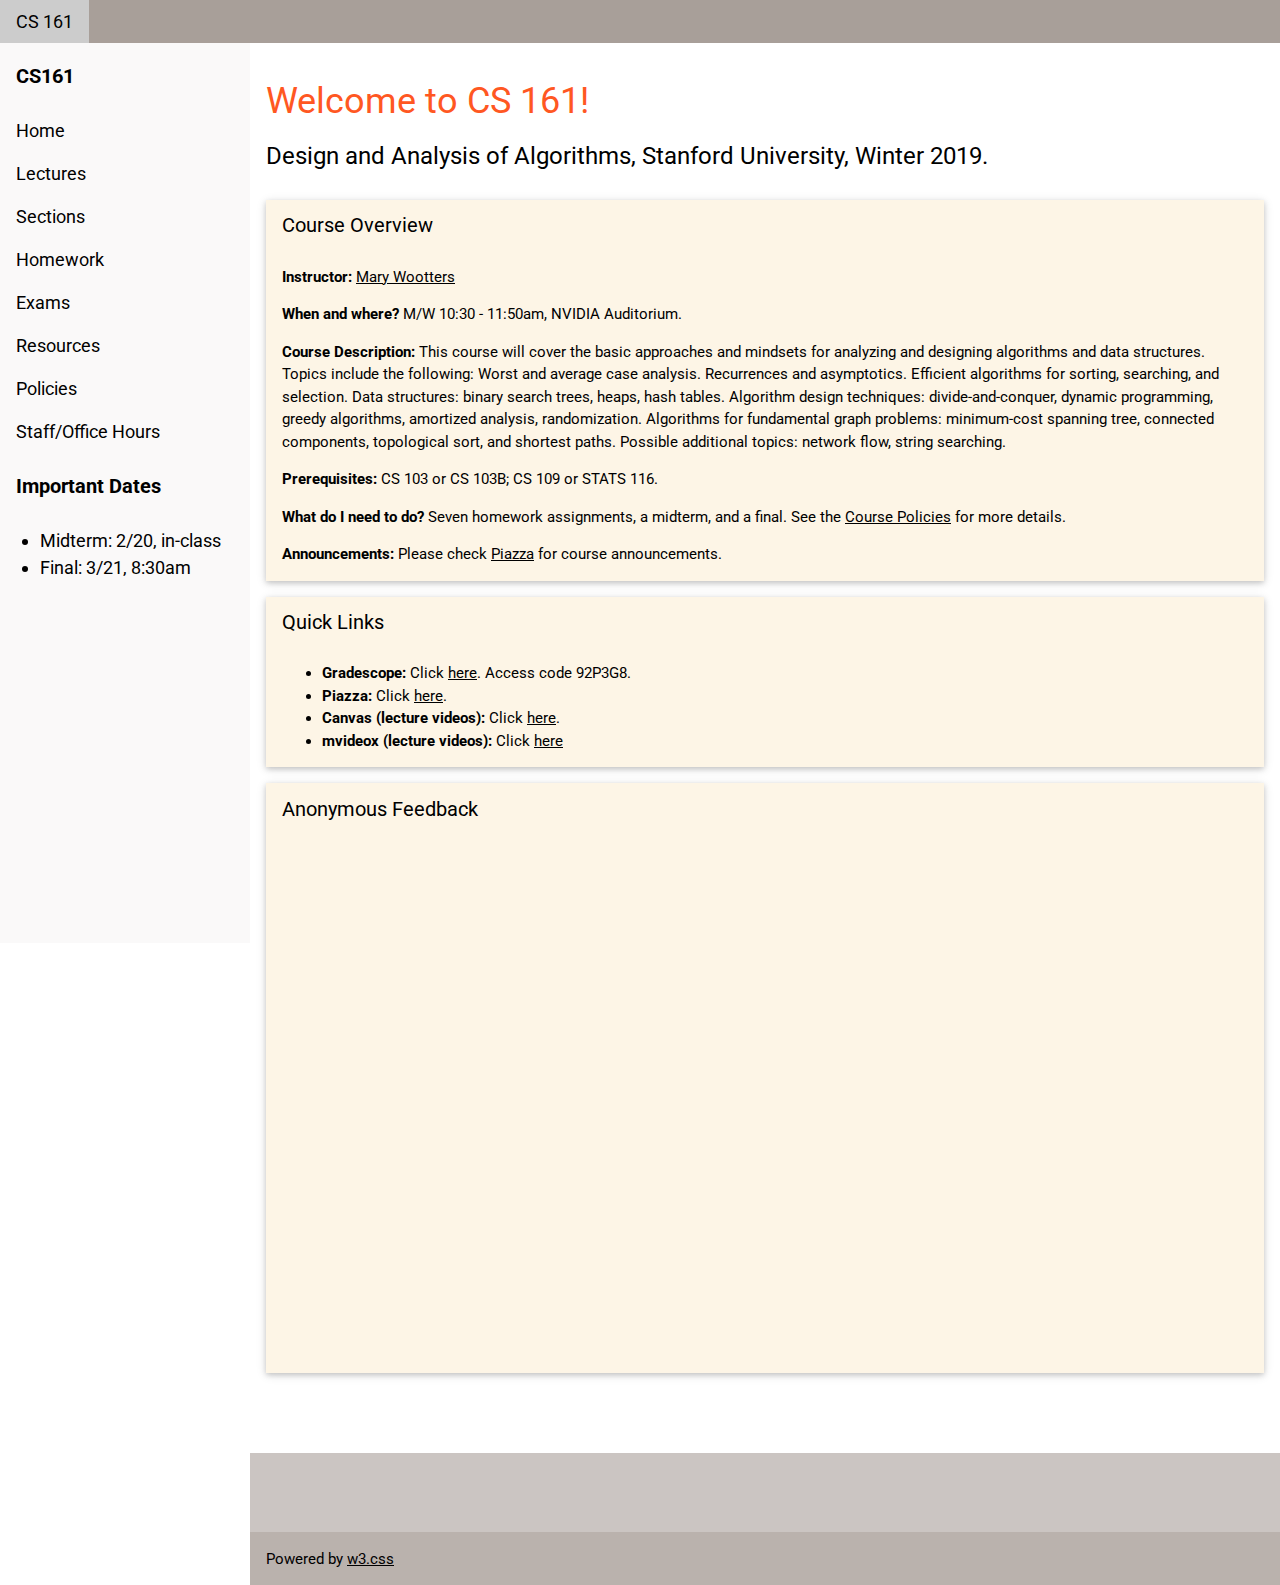
<file: web.stanford.edu/class/cs161/index.html>
<!DOCTYPE html>
<html>


<title>CS 161</title>
<meta charset="UTF-8">
<meta name="viewport" content="width=device-width, initial-scale=1">
<link rel="stylesheet" href="https://www.w3schools.com/w3css/4/w3.css">
<link rel="stylesheet" href="w3-theme-brownish.css">
<link rel="stylesheet" href="https://fonts.googleapis.com/css?family=Roboto">
<link rel="stylesheet" href="https://cdnjs.cloudflare.com/ajax/libs/font-awesome/4.7.0/css/font-awesome.min.css">
<link rel="stylesheet" href="https://www.w3schools.com/lib/w3-colors-flat.css">

<style>

html,body,h1,h2,h3,h4,h5,h6 {font-family: "Roboto", sans-serif}
</style>
<script src="https://www.w3schools.com/lib/w3.js"></script>
<body>

<!-- Navbar -->





<div class="w3-topnav">
  <div class="w3-bar  w3-theme w3-top w3-left-align w3-large">
    <a class="w3-bar-item w3-button w3-right w3-hide-large w3-hover-white w3-large w3-theme-l1" href="javascript:void(0)" onclick="w3_open()"><i class="fa fa-bars"></i></a>
    <a href="index.html" class="w3-bar-item w3-button w3-theme-l1">CS 161</a>
  </div>
</div>

<nav class="w3-sidebar w3-bar-block w3-collapse w3-large w3-theme-l5" style="z-index:3;width:250px;margin-top:43px;" id="mySidebar">
  <a href="javascript:void(0)" onclick="w3_close()" class="w3-right w3-xlarge w3-padding-large w3-hover-black w3-hide-large" title="Close Menu">
    <i class="fa fa-remove"></i>
  </a>
  <h4 class="w3-bar-item"><b>CS161</b></h4>
    <a class="w3-bar-item w3-button w3-hover-black" href="index.html">Home</a>
  <a class="w3-bar-item w3-button w3-hover-black" href="schedule.html">Lectures</a>
  <a class="w3-bar-item w3-button w3-hover-black" href="section.html">Sections</a>
  <a class="w3-bar-item w3-button w3-hover-black" href="homework.html">Homework</a>
  <a class="w3-bar-item w3-button w3-hover-black" href="exams.html">Exams</a>
  <a class="w3-bar-item w3-button w3-hover-black" href="resources.html">Resources</a>
  <a class="w3-bar-item w3-button w3-hover-black" href="policies.html">Policies</a>
  <a class="w3-bar-item w3-button w3-hover-black" href="staff.html">Staff/Office Hours</a>
  <h4 class="w3-bar-item"><b>Important Dates</b></h4>
  <ul>
  <li> Midterm: 2/20, in-class</li>
  <li> Final: 3/21, 8:30am</li>
  </ul>

</nav>


<!-- Overlay effect when opening sidebar on small screens -->
<div class="w3-overlay w3-hide-large" onclick="w3_close()" style="cursor:pointer" title="close side menu" id="myOverlay"></div>

<!-- Main content: shift it to the right by 250 pixels when the sidebar is visible -->
<div class="w3-main" style="margin-left:250px">

  <div class="w3-row w3-padding-64">
    <div class="w3-container">
      <h1 class="w3-text-deep-orange">Welcome to CS 161!</h1>
      <h3>Design and Analysis of Algorithms, Stanford University, Winter 2019.</h3>
    </div>

	<div class="w3-card w3-sand w3-margin">
    	<div class="w3-container w3-flat-pomegranate">
        <h4> Course Overview </h4>
        </div>
        <div class="w3-container">
                 <p> <b> Instructor: </b>  <a href="http://sites.google.com/site/marywootters"> Mary Wootters </a>
                 <p> <b> When and where? </b> M/W 10:30 - 11:50am, NVIDIA Auditorium.  
        <p> <b> Course Description: </b> This course will cover the basic approaches and mindsets for analyzing and designing algorithms and data structures. Topics include the following: Worst and average case analysis. Recurrences and asymptotics. Efficient algorithms for sorting, searching, and selection. Data structures: binary search trees, heaps, hash tables. Algorithm design techniques: divide-and-conquer, dynamic programming, greedy algorithms, amortized analysis, randomization. Algorithms for fundamental graph problems: minimum-cost spanning tree, connected components, topological sort, and shortest paths. Possible additional topics: network flow, string searching.
         <p> <b>Prerequisites: </b> CS 103 or CS 103B; CS 109 or STATS 116.  </p>
         <p> <b> What do I need to do? </b> Seven homework assignments, a midterm, and a final.  See the <a href=policies.html>Course Policies</a> for more details.
	<p> <b> Announcements: </b> Please check <a href="http://piazza.com/stanford/winter2019/cs161">Piazza</a> for course announcements.
        </div>
	</div>
		<div class="w3-card w3-sand w3-margin">
    	<div class="w3-container w3-flat-orange">
        <h4> Quick Links</h4>
        </div>
        <div class="w3-container">
		<ul>
		<li> <b>Gradescope:</b> Click <a href="https://www.gradescope.com/courses/34849">here</a>. Access code 92P3G8.
		<li> <b>Piazza:</b> Click <a
                 href="http://piazza.com/stanford/winter2019/cs161">here</a>.

		<li> <b>Canvas (lecture videos):</b> Click <a href="https://canvas.stanford.edu/">here</a>.
		<li> <b>mvideox (lecture videos):</b> Click <a href="https://mvideox.stanford.edu/Course/1242">here</a>
		</ul>
	</div>
	</div>
		<div class="w3-card w3-sand w3-margin">
	<div class="w3-container w3-flat-pumpkin">
	<h4> Anonymous Feedback </h4>
	</div>
	<p>
	<div class="w3-container">
<iframe src="https://docs.google.com/forms/d/e/1FAIpQLSeEHIp_T3-DCqv2LdTNgVL1PNAb0rGiAY6z-w888b6kZA_NJQ/viewform?embedded=true" width="640" height="518" frameborder="0" marginheight="0" marginwidth="0">Loading...</iframe>
        </div>
	</div>
	
  </div>


  <!-- Pagination 
  <div class="w3-center w3-padding-32">
    <div class="w3-bar">
      <a class="w3-button w3-black" href="#">1</a>
      <a class="w3-button w3-hover-black" href="#">2</a>
      <a class="w3-button w3-hover-black" href="#">3</a>
      <a class="w3-button w3-hover-black" href="#">4</a>
      <a class="w3-button w3-hover-black" href="#">5</a>
      <a class="w3-button w3-hover-black" href="#">»</a>
    </div>
  </div>
  -->

  <footer id="myFooter">
    <div class="w3-container w3-theme-l2 w3-padding-32">
      <p> </p>
    </div>

    <div class="w3-container w3-theme-l1">
      <p>Powered by <a href="https://www.w3schools.com/w3css/default.asp" target="_blank">w3.css</a></p>
    </div>
  </footer>

<!-- END MAIN -->
</div>

<script>
// Get the Sidebar
var mySidebar = document.getElementById("mySidebar");

// Get the DIV with overlay effect
var overlayBg = document.getElementById("myOverlay");

// Toggle between showing and hiding the sidebar, and add overlay effect
function w3_open() {
    if (mySidebar.style.display === 'block') {
        mySidebar.style.display = 'none';
        overlayBg.style.display = "none";
    } else {
        mySidebar.style.display = 'block';
        overlayBg.style.display = "block";
    }
}

// Close the sidebar with the close button
function w3_close() {
    mySidebar.style.display = "none";
    overlayBg.style.display = "none";
}
</script>

</body>
</html>
</file>
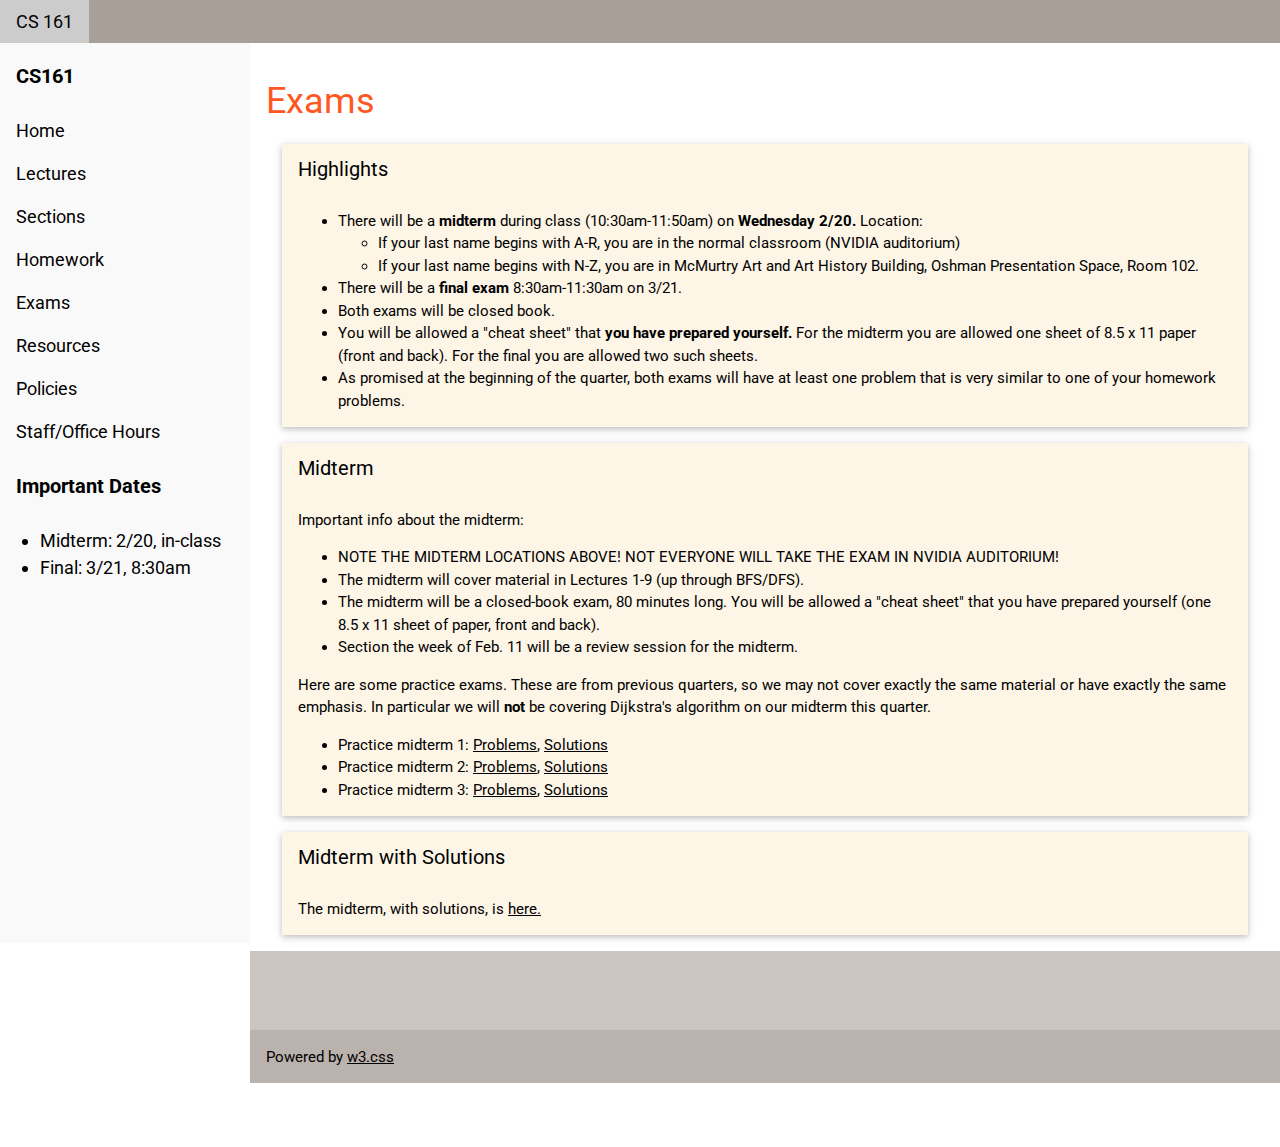
<file: web.stanford.edu/class/cs161/exams.html>
<!DOCTYPE html>
<html>
<title>CS 161</title>
<meta charset="UTF-8">
<meta name="viewport" content="width=device-width, initial-scale=1">
<link rel="stylesheet" href="https://www.w3schools.com/w3css/4/w3.css">
<link rel="stylesheet" href="w3-theme-brownish.css">
<link rel="stylesheet" href="https://fonts.googleapis.com/css?family=Roboto">
<link rel="stylesheet" href="https://cdnjs.cloudflare.com/ajax/libs/font-awesome/4.7.0/css/font-awesome.min.css">
<link rel="stylesheet" href="https://www.w3schools.com/lib/w3-colors-flat.css">
<style>
html,body,h1,h2,h3,h4,h5,h6 {font-family: "Roboto", sans-serif}
</style>
<body>

<!-- Navbar -->
<div class="w3-top">
    <div class="w3-bar w3-theme w3-top w3-left-align w3-large">
    <a class="w3-bar-item w3-button w3-right w3-hide-large w3-hover-white w3-large w3-theme-l1" href="javascript:void(0)" onclick="w3_open()"><i class="fa fa-bars"></i></a>
    <a href="index.html" class="w3-bar-item w3-button w3-theme-l1">CS 161</a>
    <!-- <a href="#midterm" class="w3-bar-item w3-button w3-hide-small w3-hover-white">Midterm</a>
      <a href="#final" class="w3-bar-item w3-button w3-hide-small w3-hover-white">Final</a> -->
  </div>
</div>

<nav class="w3-sidebar w3-bar-block w3-collapse w3-large w3-theme-l5" style="z-index:3;width:250px;margin-top:43px;" id="mySidebar">
  <a href="javascript:void(0)" onclick="w3_close()" class="w3-right w3-xlarge w3-padding-large w3-hover-black w3-hide-large" title="Close Menu">
    <i class="fa fa-remove"></i>
  </a>
  <h4 class="w3-bar-item"><b>CS161</b></h4>
    <a class="w3-bar-item w3-button w3-hover-black" href="index.html">Home</a>
  <a class="w3-bar-item w3-button w3-hover-black" href="schedule.html">Lectures</a>
  <a class="w3-bar-item w3-button w3-hover-black" href="section.html">Sections</a>
  <a class="w3-bar-item w3-button w3-hover-black" href="homework.html">Homework</a>
  <a class="w3-bar-item w3-button w3-hover-black" href="exams.html">Exams</a>
  <a class="w3-bar-item w3-button w3-hover-black" href="resources.html">Resources</a>
  <a class="w3-bar-item w3-button w3-hover-black" href="policies.html">Policies</a>
  <a class="w3-bar-item w3-button w3-hover-black" href="staff.html">Staff/Office Hours</a>
  <h4 class="w3-bar-item"><b>Important Dates</b></h4>
  <ul>
  <li> Midterm: 2/20, in-class</li>
  <li> Final: 3/21, 8:30am</li>
  </ul>
</nav>


<!-- Overlay effect when opening sidebar on small screens -->
<div class="w3-overlay w3-hide-large" onclick="w3_close()" style="cursor:pointer" title="close side menu" id="myOverlay"></div>

<!-- Main content: shift it to the right by 250 pixels when the sidebar is visible -->
<div class="w3-main" style="margin-left:250px">

  <div class="w3-row w3-padding-64">
    <div class="w3-container">
      <h1 class="w3-text-deep-orange">Exams</h1>
      <div class="w3-card w3-sand w3-margin">
    	<div class="w3-container w3-flat-orange">
        <h4> Highlights </h4>
        </div>
        <div class="w3-container">
      <ul>
	      <li>There will be a <b>midterm</b> during class (10:30am-11:50am) on <b> Wednesday 2/20.</b> 
		Location:
		<ul>
			<li> If your last name begins with A-R, you are in the normal classroom (NVIDIA auditorium)
			<li> If your last name begins with N-Z, you are in McMurtry Art and Art History Building, Oshman Presentation Space, Room 102.
		</ul>
		</li>	
      	<li>There will be a <b>final exam</b> 8:30am-11:30am on 3/21. </li>
        <li> Both exams will be closed book. </li>
        <li> You will be allowed a "cheat sheet" that <b>you have prepared yourself.</b>  For the midterm you are allowed one sheet of 8.5 x 11 paper (front and back).  For the final you are allowed two such sheets. </li>
	<li> As promised at the beginning of the quarter, both exams will have at least one problem that is very similar to one of your homework problems. 
      	<!--	<li> We will post practice exams here closer to the exam dates. </li>
	<li> Information about review sessions will be posted closer to the exam dates. </li>-->
      		</ul>
    </div>
     </div>

	<div class="w3-card w3-sand w3-margin">
    	<div class="w3-container w3-flat-pomegranate">
        <h4> Midterm </h4>
        </div>
        <div class="w3-container">
<p> Important info about the midterm:
<ul>
		<li> NOTE THE MIDTERM LOCATIONS ABOVE!  NOT EVERYONE WILL TAKE THE EXAM IN NVIDIA AUDITORIUM!
		<li>The midterm will cover material in Lectures 1-9 (up through BFS/DFS). 
<li> The midterm will be a closed-book exam, 80 minutes long.  You will be allowed a "cheat sheet" that you have prepared yourself (one 8.5 x 11 sheet of paper, front and back).
	<li> Section the week of Feb. 11 will be a review session for the midterm. </li>
</ul>
		<p>
		Here are some practice exams.  These are from previous quarters, so we may not cover exactly the same material or have exactly the same emphasis.  In particular we will <b>not</b> be covering Dijkstra's algorithm on our midterm this quarter.
		<ul>
			<li> Practice midterm 1: <a href=Exams/Midterm/practice-midterm1.pdf>Problems</a>, <a href=Exams/Midterm/practice-midterm1-sol.pdf>Solutions</a>
			<li> Practice midterm 2: <a href=Exams/Midterm/practice-midterm2.pdf>Problems</a>, <a href=Exams/Midterm/practice-midterm2-sol.pdf>Solutions</a>
			<li> Practice midterm 3: <a href=Exams/Midterm/practice-midterm3.pdf>Problems</a>, <a href=Exams/Midterm/practice-midterm3-sol.pdf>Solutions</a>
		</ul>
        </div>
	</div>
	<div class="w3-card w3-sand w3-margin">
    	<div class="w3-container w3-flat-pomegranate">
        <h4> Midterm with Solutions </h4>
        </div>
        <div class="w3-container">
		<p> The midterm, with solutions, is <a href=Exams/Midterm/midterm-sols.pdf>here.</a>
        </div>
	</div>


<!--
	<div class="w3-card w3-sand w3-margin">
    	<div class="w3-container w3-flat-pomegranate">
        <h4> Practice Final Exams </h4>
        </div>
        <div class="w3-container">
	<p> The final covers Lecture 1-16.  It will be cumulative, with an emphasis on Lectures 9-15.  (After the midterm, before the final HW).
Expect the format to be very similar to that of the midterm.
	<p> Here are some practice exams.  These are from previous quarters, so we may not cover exactly the same material or have exactly the same emphasis.   
<ul>
<li> Practice Final 1: <a href=Exams/Final/final-autumn16.pdf>Problems</a>, <a href=Exams/Final/final-autumn16-solutions.pdf>Solutions</a>
<li> Practice Final 2: <a href=Exams/Final/w2009_no_sol.pdf>Problems</a>, please go to office hours to see a hard copy of the solutions.
<li> More practice problems <a href=problems.pdf>from review session</a>.  (And <a href=reviewSessionSols.pdf>solution sketches</a>).
<li> Want more practice problems?  Look back at homeworks and section!
<li> Want even more practice problems?  Try googling "dynamic programming practice problems" or something like that :)
</ul>
        </div>
	</div>
-->

<!--
	<div class="w3-card w3-sand w3-margin">
    	<div class="w3-container w3-flat-pomegranate">
        <h4> Final with Solutions </h4>
        </div>
        <div class="w3-container">
		<p> The final, with solutions, is <a href=Exams/Final/finalSols.pdf>here.</a>
        </div>
	</div> -->
</div>

  <footer id="myFooter">
    <div class="w3-container w3-theme-l2 w3-padding-32">
      <p> </p>
    </div>

    <div class="w3-container w3-theme-l1">
      <p>Powered by <a href="https://www.w3schools.com/w3css/default.asp" target="_blank">w3.css</a></p>
    </div>
  </footer>

<!-- END MAIN -->
</div>

<script>
// Get the Sidebar
var mySidebar = document.getElementById("mySidebar");

// Get the DIV with overlay effect
var overlayBg = document.getElementById("myOverlay");

// Toggle between showing and hiding the sidebar, and add overlay effect
function w3_open() {
    if (mySidebar.style.display === 'block') {
        mySidebar.style.display = 'none';
        overlayBg.style.display = "none";
    } else {
        mySidebar.style.display = 'block';
        overlayBg.style.display = "block";
    }
}

// Close the sidebar with the close button
function w3_close() {
    mySidebar.style.display = "none";
    overlayBg.style.display = "none";
}
</script>

</body>
</html>
</file>
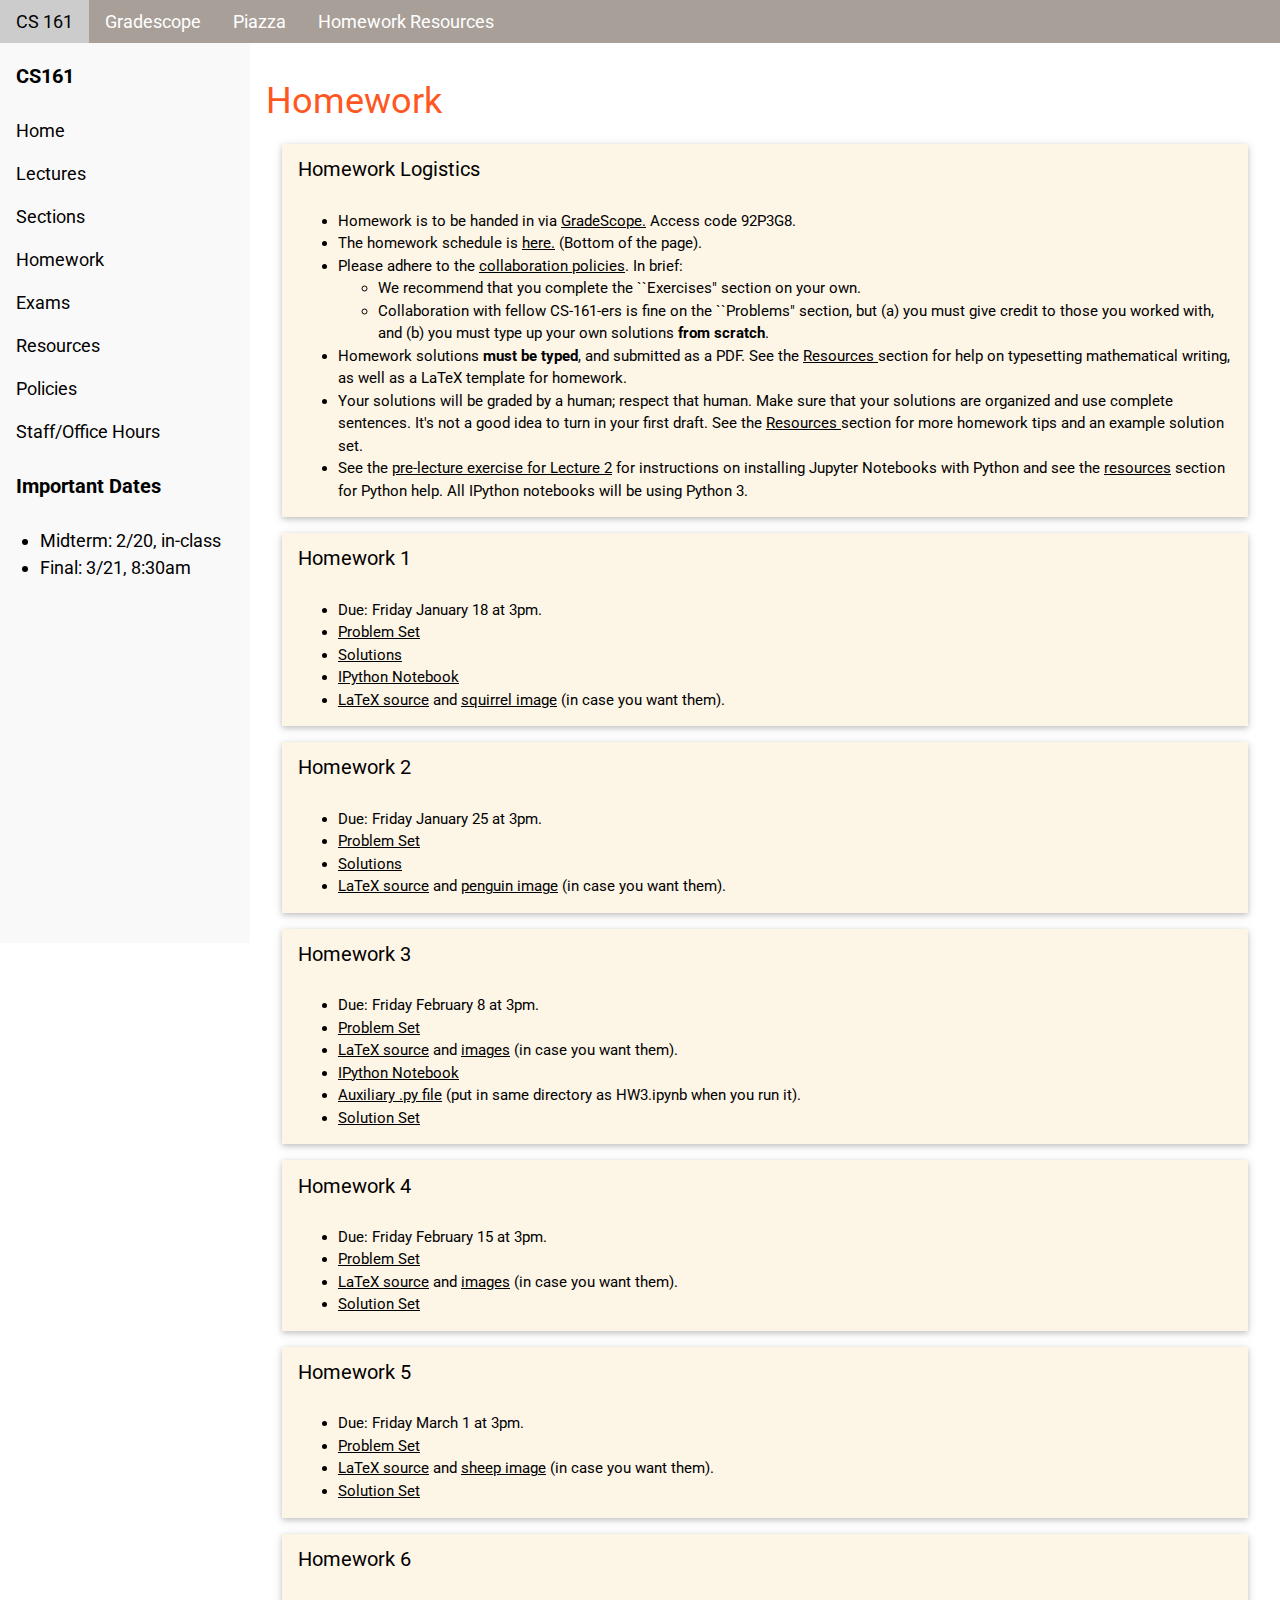
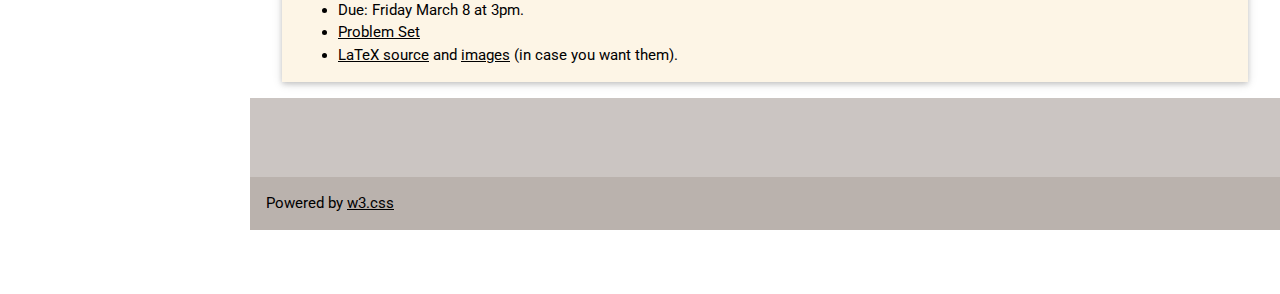
<file: web.stanford.edu/class/cs161/homework.html>
<!DOCTYPE html>
<html>
<title>CS 161</title>
<meta charset="UTF-8">
<meta name="viewport" content="width=device-width, initial-scale=1">
<link rel="stylesheet" href="https://www.w3schools.com/w3css/4/w3.css">
<link rel="stylesheet" href="w3-theme-brownish.css">
<link rel="stylesheet" href="https://fonts.googleapis.com/css?family=Roboto">
<link rel="stylesheet" href="https://cdnjs.cloudflare.com/ajax/libs/font-awesome/4.7.0/css/font-awesome.min.css">
<link rel="stylesheet" href="https://www.w3schools.com/lib/w3-colors-flat.css">
<style>
html,body,h1,h2,h3,h4,h5,h6 {font-family: "Roboto", sans-serif}
</style>
<body>

<!-- Navbar -->
<div class="w3-top">
    <div class="w3-bar w3-theme w3-top w3-left-align w3-large">
    <a class="w3-bar-item w3-button w3-right w3-hide-large w3-hover-white w3-large w3-theme-l1" href="javascript:void(0)" onclick="w3_open()"><i class="fa fa-bars"></i></a>
    <a href="index.html" class="w3-bar-item w3-button w3-theme-l1">CS 161</a>
     <a href="https://www.gradescope.com/courses/34849" class="w3-bar-item w3-button w3-hide-small w3-hover-white">Gradescope</a>
      <a href="http://piazza.com/stanford/winter2019/cs161" class="w3-bar-item w3-button w3-hide-small w3-hover-white">Piazza</a>
      <a href="resources.html#homework" class="w3-bar-item w3-button w3-hide-small w3-hover-white">Homework Resources</a>
  </div>
</div>

<nav class="w3-sidebar w3-bar-block w3-collapse w3-large w3-theme-l5" style="z-index:3;width:250px;margin-top:43px;" id="mySidebar">
  <a href="javascript:void(0)" onclick="w3_close()" class="w3-right w3-xlarge w3-padding-large w3-hover-black w3-hide-large" title="Close Menu">
    <i class="fa fa-remove"></i>
  </a>
  <h4 class="w3-bar-item"><b>CS161</b></h4>
    <a class="w3-bar-item w3-button w3-hover-black" href="index.html">Home</a>
  <a class="w3-bar-item w3-button w3-hover-black" href="schedule.html">Lectures</a>
  <a class="w3-bar-item w3-button w3-hover-black" href="section.html">Sections</a>
  <a class="w3-bar-item w3-button w3-hover-black" href="homework.html">Homework</a>
  <a class="w3-bar-item w3-button w3-hover-black" href="exams.html">Exams</a>
  <a class="w3-bar-item w3-button w3-hover-black" href="resources.html">Resources</a>
  <a class="w3-bar-item w3-button w3-hover-black" href="policies.html">Policies</a>
  <a class="w3-bar-item w3-button w3-hover-black" href="staff.html">Staff/Office Hours</a>
  <h4 class="w3-bar-item"><b>Important Dates</b></h4>
  <ul>
  <li> Midterm: 2/20, in-class</li>
  <li> Final: 3/21, 8:30am</li>
  </ul>
</nav>


<!-- Overlay effect when opening sidebar on small screens -->
<div class="w3-overlay w3-hide-large" onclick="w3_close()" style="cursor:pointer" title="close side menu" id="myOverlay"></div>

<!-- Main content: shift it to the right by 250 pixels when the sidebar is visible -->
<div class="w3-main" style="margin-left:250px">

  <div class="w3-row w3-padding-64">
    <div class="w3-container">
      <h1 class="w3-text-deep-orange">Homework</h1>
      
	<div class="w3-card w3-sand w3-margin">
    	<div class="w3-container w3-flat-orange">
        <h4> Homework Logistics </h4>
        </div>
        <div class="w3-container">
      <ul>
      	<li>Homework is to be handed in via <a href="https://www.gradescope.com/courses/34849">GradeScope.</a>  Access code 92P3G8.</li>
	<li>The homework schedule is <a href="schedule.html#schedule">here.</a>  (Bottom of the page).
      	<li>Please adhere to the <a href="policies.html">collaboration policies</a>.  In brief:
      		<ul>
      			<li> We recommend that you complete the ``Exercises" section on your own.
      			<li> Collaboration with fellow CS-161-ers is fine on the ``Problems" section, but (a) you must give credit to those you worked with, and (b) you must type up your own solutions <b> from scratch</b>.
      		</ul>
      		<li> Homework solutions <b> must be typed</b>, and submitted as a PDF.  See the <a href=resources.html> Resources </a> section for help on typesetting mathematical writing, as well as a LaTeX template for homework.
      		<li> Your solutions will be graded by a human; respect that human.   Make sure that your solutions are organized and use complete sentences.  It's not a good idea to turn in your first draft.  See the <a href=resources.html> Resources </a> section for more homework tips and an example solution set.
			<li> See the <a href=Lectures/Lecture2/preLecture2.pdf>pre-lecture exercise for Lecture 2</a> for instructions on installing Jupyter Notebooks with Python and see the <a href="resources.html">resources</a> section for Python help.  All IPython notebooks will be using Python 3. 
      </ul>
      </div>
	</div>
 

	<div class="w3-card w3-sand w3-margin">
    	<div class="w3-container w3-flat-pomegranate">
        <h4> Homework 1 </h4>
        </div>
        <div class="w3-container">
        <ul>
            <li>Due: Friday January 18 at 3pm. </li>
            <li> <a href=Homework/Homework1/HW1_pset.pdf>Problem Set</a></li>
            <li> <a href=Homework/Homework1/HW1_sols.pdf>Solutions</a></li>
            <li> <a href=Homework/Homework1/HW1.ipynb download="HW1.ipynb">IPython Notebook</a></li>
            <li> <a href=Homework/Homework1/HW1_pset.tex>LaTeX source</a> and <a href=Homework/Homework1/squirrel.png>squirrel image</a> (in case you want them).</li>
         </ul>
        </div>
	</div>
	
	<div class="w3-card w3-sand w3-margin">
    	<div class="w3-container w3-flat-pomegranate">
        <h4> Homework 2 </h4>
        </div>
        <div class="w3-container">
        <ul>
            <li>Due: Friday January 25 at 3pm. </li>
            <li> <a href=Homework/Homework2/HW2_pset.pdf>Problem Set</a></li>
            <li> <a href=Homework/Homework2/HW2_sols.pdf>Solutions</a></li>
	    <li> <a href=Homework/Homework2/HW2_pset.tex>LaTeX source</a> and <a href="Homework/Homework2/penguin.png">penguin image</a> (in case you want them).</li>
         </ul>
        </div>
	</div>
	
	<div class="w3-card w3-sand w3-margin">
    	<div class="w3-container w3-flat-pomegranate">
        <h4> Homework 3 </h4>
        </div>
        <div class="w3-container">
        <ul>
            <li>Due: Friday February 8 at 3pm. </li>
            <li> <a href=Homework/Homework3/HW3_pset.pdf>Problem Set</a></li>
	    <li> <a href=Homework/Homework3/HW3_pset.tex>LaTeX source</a> and <a href="Homework/Homework3/imgs.zip">images</a> (in case you want them).</li>
            <li> <a href=Homework/Homework3/HW3.ipynb download="HW3.ipynb">IPython Notebook</a></li>
            <li> <a href=Homework/Homework3/HW3aux.py download="HW3aux.py">Auxiliary .py file</a> (put in same directory as HW3.ipynb when you run it).</li>
	     <li><a href=Homework/Homework3/HW3_sols.pdf>Solution Set</a></li>
         </ul>
        </div>
	</div>
	<div class="w3-card w3-sand w3-margin">
    	<div class="w3-container w3-flat-pomegranate">
        <h4> Homework 4 </h4>
        </div>
        <div class="w3-container">
        <ul>
            <li>Due: Friday February 15 at 3pm. </li>
            <li> <a href=Homework/Homework4/HW4_pset.pdf>Problem Set</a></li>
	    <li> <a href=Homework/Homework4/HW4_pset.tex>LaTeX source</a> and <a href="Homework/Homework4/images.zip">images</a> (in case you want them). </li>
	    <li><a href=Homework/Homework4/HW4_sols.pdf>Solution Set</a></li>

         </ul>
        </div>
	</div>
	
	<div class="w3-card w3-sand w3-margin">
    	<div class="w3-container w3-flat-pomegranate">
        <h4> Homework 5 </h4>
        </div>
        <div class="w3-container">
        <ul>
            <li>Due: Friday March 1 at 3pm. </li>
            <li> <a href=Homework/Homework5/HW5_pset.pdf>Problem Set</a></li>
	    <li> <a href=Homework/Homework5/HW5_pset.tex>LaTeX source</a> and <a href="Homework/Homework5/sheep.png">sheep image</a> (in case you want them).</li>
	    <li><a href=Homework/Homework5/HW5_sols.pdf>Solution Set</a></li>
          <!--  <li> <a href=Homework/Homework5/HW5.ipynb>IPython Notebook</a></li>
            <li> <a href=Homework/Homework5/graphStuff.py>graphStuff.py</a> (this is our CS161Graph implementation)</li>
            <li> <a href=Homework/Homework5/HW5_mysteryA.pickle>mystery A (pickle file)</a></li>
            <li> <a href=Homework/Homework5/HW5_mysteryB.pickle>mystery B (pickle file)</a></li>
	    <li> <a href=Homework/Homework5/HW5_allPythonFiles.zip>All of the python code in a zip file</a></li>-->
         </ul>
        </div>
	</div>
	
	<div class="w3-card w3-sand w3-margin">
    	<div class="w3-container w3-flat-pomegranate">
        <h4> Homework 6 </h4>
        </div>
        <div class="w3-container">
        <ul>
            <li>Due: Friday March 8 at 3pm. </li>
            <li> <a href=Homework/Homework6/HW6_pset.pdf>Problem Set</a></li>
	    <li> <a href=Homework/Homework6/HW6_pset.tex>LaTeX source</a> and <a href="Homework/Homework6/images.zip">images</a> (in case you want them).
	    <!--<li> <a href=Homework/Homework6/HW6_sols.pdf>Solution Set</a></li>-->
         </ul>
        </div>
	</div>
	
<!--	
	<div class="w3-card w3-sand w3-margin">
    	<div class="w3-container w3-flat-pomegranate">
        <h4> Homework 7 </h4>
        </div>
        <div class="w3-container">
        <ul>
            <li>Due: Friday December 1 at 3pm </li>
            <li> <a href=Homework/Homework7/HW7.pdf>Problem Set</a></li>
            <li> <a href=Homework/Homework7/HW7_pset.tex>LaTeX source</a></li>
	    <li> <b>Update 11/28:</b> We have added a hint for Problem 3(a).
	    <li> <b>Update 11/30:</b> For exercise 2, we added the assumption that the sum of the q_i is at least Q.
            <li> <a href=Homework/Homework7/HW7_sols.pdf>Solution Set</a></li>
         </ul>
        </div>
	</div>
-->

</div>
  <footer id="myFooter">
    <div class="w3-container w3-theme-l2 w3-padding-32">
      <p> </p>
    </div>

    <div class="w3-container w3-theme-l1">
      <p>Powered by <a href="https://www.w3schools.com/w3css/default.asp" target="_blank">w3.css</a></p>
    </div>
  </footer>

<!-- END MAIN -->
</div>

<script>
// Get the Sidebar
var mySidebar = document.getElementById("mySidebar");

// Get the DIV with overlay effect
var overlayBg = document.getElementById("myOverlay");

// Toggle between showing and hiding the sidebar, and add overlay effect
function w3_open() {
    if (mySidebar.style.display === 'block') {
        mySidebar.style.display = 'none';
        overlayBg.style.display = "none";
    } else {
        mySidebar.style.display = 'block';
        overlayBg.style.display = "block";
    }
}

// Close the sidebar with the close button
function w3_close() {
    mySidebar.style.display = "none";
    overlayBg.style.display = "none";
}
</script>

</body>
</html>
</file>
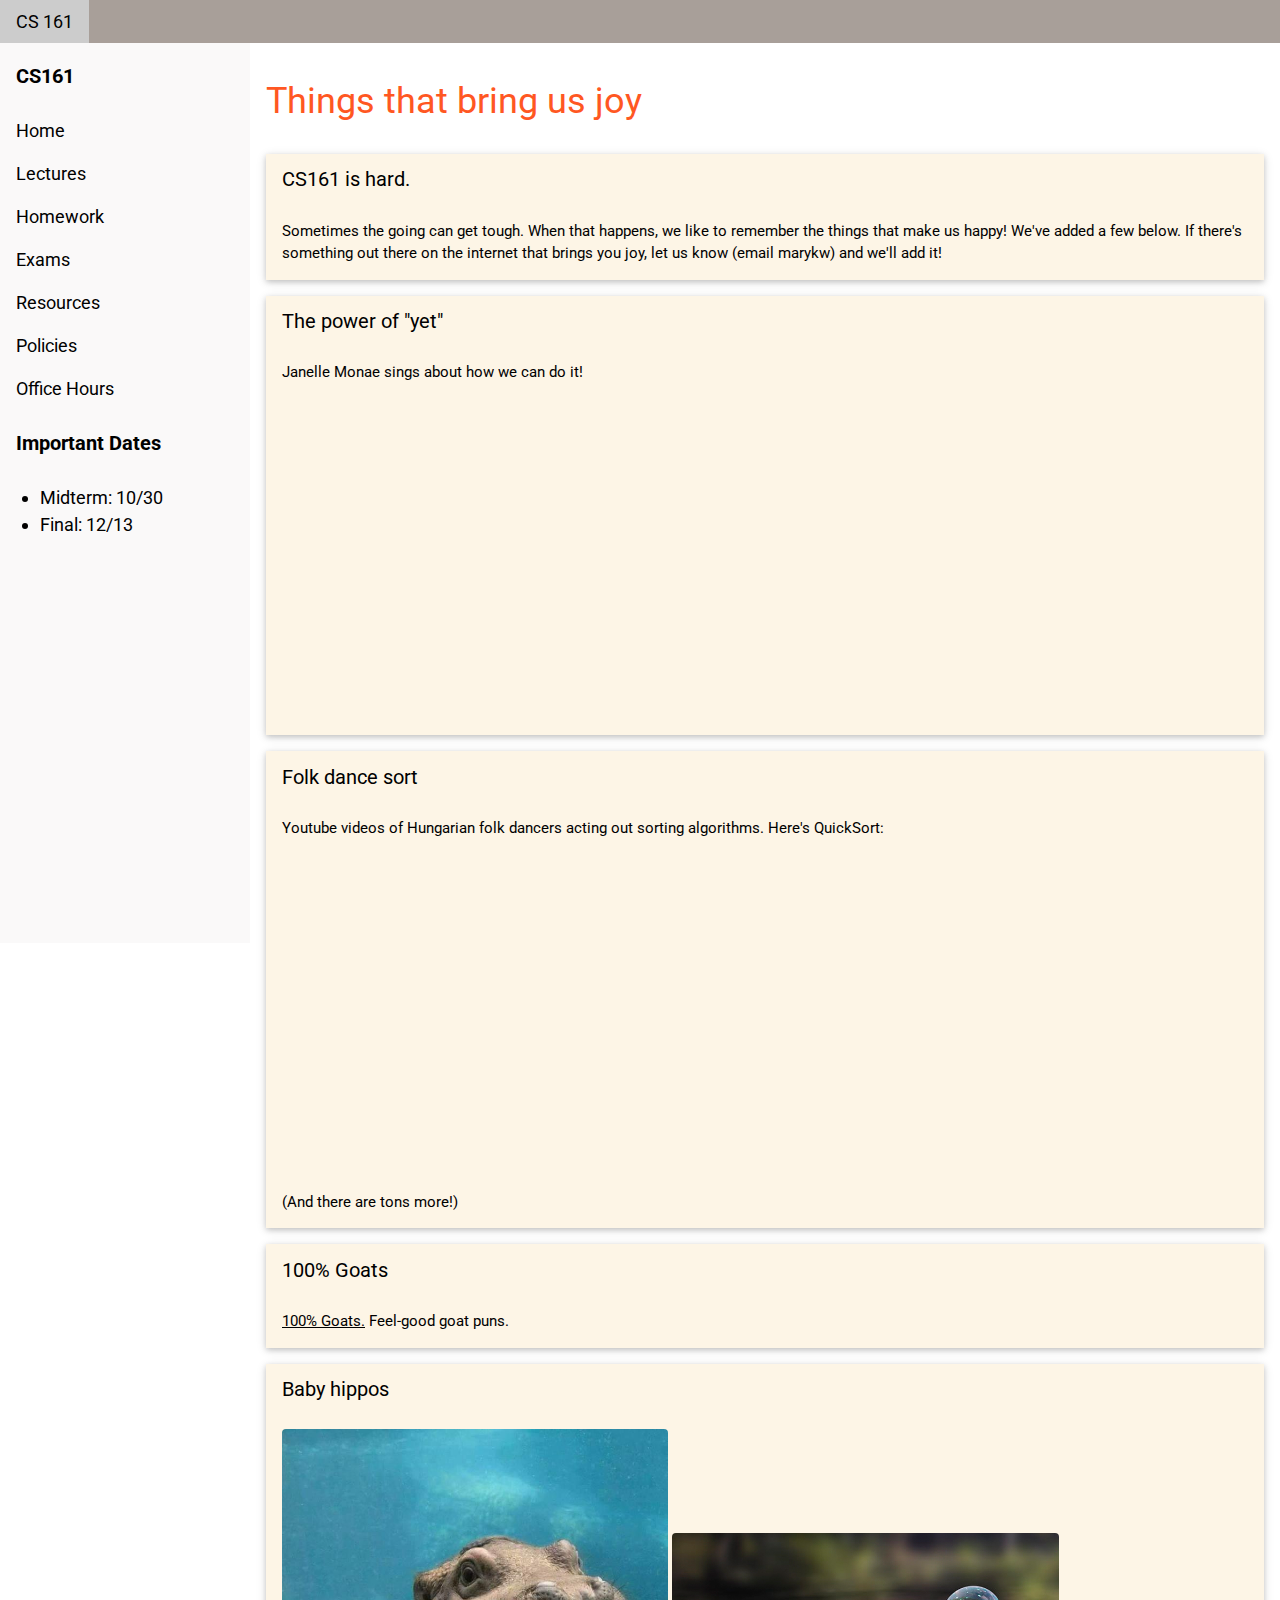
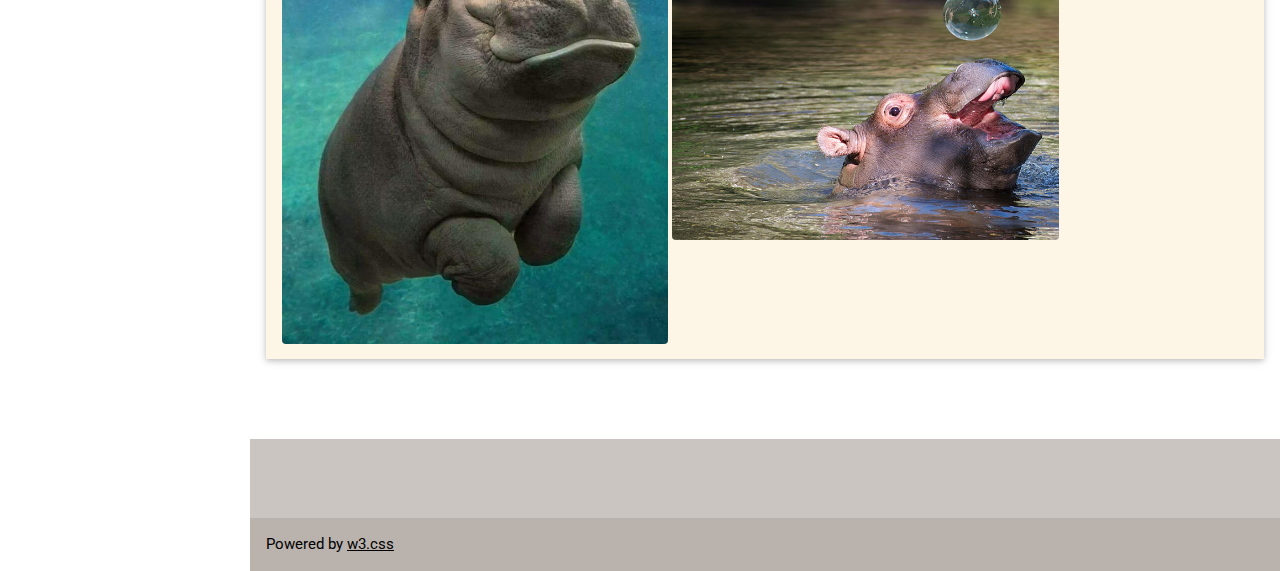
<file: web.stanford.edu/class/cs161/joy.html>
<!DOCTYPE html>
<html>
<title>CS 161</title>
<meta charset="UTF-8">
<meta name="viewport" content="width=device-width, initial-scale=1">
<link rel="stylesheet" href="https://www.w3schools.com/w3css/4/w3.css">
<link rel="stylesheet" href="w3-theme-brownish.css">
<link rel="stylesheet" href="https://fonts.googleapis.com/css?family=Roboto">
<link rel="stylesheet" href="https://cdnjs.cloudflare.com/ajax/libs/font-awesome/4.7.0/css/font-awesome.min.css">
<link rel="stylesheet" href="https://www.w3schools.com/lib/w3-colors-flat.css">
<style>
html,body,h1,h2,h3,h4,h5,h6 {font-family: "Roboto", sans-serif}
</style>
<body>

<!-- Navbar -->
<div class="w3-top">
  <div class="w3-bar w3-theme w3-top w3-left-align w3-large">
    <a class="w3-bar-item w3-button w3-right w3-hide-large w3-hover-white w3-large w3-theme-l1" href="javascript:void(0)" onclick="w3_open()"><i class="fa fa-bars"></i></a>
    <a href="index.html" class="w3-bar-item w3-button w3-theme-l1">CS 161</a>
  </div>
</div>

<nav class="w3-sidebar w3-bar-block w3-collapse w3-large w3-theme-l5" style="z-index:3;width:250px;margin-top:43px;" id="mySidebar">
  <a href="javascript:void(0)" onclick="w3_close()" class="w3-right w3-xlarge w3-padding-large w3-hover-black w3-hide-large" title="Close Menu">
    <i class="fa fa-remove"></i>
  </a>
  <h4 class="w3-bar-item"><b>CS161</b></h4>
    <a class="w3-bar-item w3-button w3-hover-black" href="index.html">Home</a>
  <a class="w3-bar-item w3-button w3-hover-black" href="schedule.html">Lectures</a>
  <a class="w3-bar-item w3-button w3-hover-black" href="homework.html">Homework</a>
  <a class="w3-bar-item w3-button w3-hover-black" href="exams.html">Exams</a>
  <a class="w3-bar-item w3-button w3-hover-black" href="resources.html">Resources</a>
  <a class="w3-bar-item w3-button w3-hover-black" href="policies.html">Policies</a>
  <a class="w3-bar-item w3-button w3-hover-black" href="staff.html">Office Hours</a>
  <h4 class="w3-bar-item"><b>Important Dates</b></h4>
  <ul>
  <li> Midterm: 10/30</li>
  <li> Final: 12/13</li>
  </ul>
</nav>


<!-- Overlay effect when opening sidebar on small screens -->
<div class="w3-overlay w3-hide-large" onclick="w3_close()" style="cursor:pointer" title="close side menu" id="myOverlay"></div>

<!-- Main content: shift it to the right by 250 pixels when the sidebar is visible -->
<div class="w3-main" style="margin-left:250px">

  <div class="w3-row w3-padding-64">
    <div class="w3-container">
      <h1 class="w3-text-deep-orange">Things that bring us joy</h1>  
    </div>
    
<div class="w3-card w3-sand w3-margin">
    	<div class="w3-container w3-flat-orange">
        <h4> CS161 is hard. </h4>
        </div>
        <div class="w3-container">
                 <p> Sometimes the going can get tough.  When that happens, we like to remember the things that make us happy!  We've added a few below.  If there's something out there on the internet that brings you joy, let us know (email marykw) and we'll add it!
        </div>
	</div>


	<div class="w3-card w3-sand w3-margin">
    	<div class="w3-container w3-flat-pomegranate">
        <h4> The power of "yet" </h4>
        </div>
        <div class="w3-container">
                 <p>Janelle Monae sings about how we can do it!
                 <p>
                 <iframe width="560" height="315" src="https://www.youtube.com/embed/XLeUvZvuvAs" frameborder="0" allowfullscreen></iframe>
        </div>
	</div>
	
	<div class="w3-card w3-sand w3-margin">
    	<div class="w3-container w3-flat-pomegranate">
        <h4> Folk dance sort </h4>
        </div>
        <div class="w3-container">
                 <p> Youtube videos of Hungarian folk dancers acting out sorting algorithms.  Here's QuickSort:
                 <p> <iframe width="560" height="315" src="https://www.youtube.com/embed/ywWBy6J5gz8" frameborder="0" allowfullscreen></iframe>
                 <p> (And there are tons more!)
        </div>
	</div>	
	
		<div class="w3-card w3-sand w3-margin">
    	<div class="w3-container w3-flat-pomegranate">
        <h4> 100% Goats</h4>
        </div>
        <div class="w3-container">
        <p> <a href="https://twitter.com/EverythingGoats"> 100% Goats.</a>  Feel-good goat puns.
         </div>
	</div>	
	
			<div class="w3-card w3-sand w3-margin">
    	<div class="w3-container w3-flat-pomegranate">
        <h4> Baby hippos </h4>
        </div>
        <div class="w3-container">
        <p> <img src="Images/hippo1.jpg" class="w3-round" width=40%>   <img src="Images/hippo2.jpg" class="w3-round" width=40%>
         </div>
	</div>	
	
	
	
  </div>


  <!-- Pagination 
  <div class="w3-center w3-padding-32">
    <div class="w3-bar">
      <a class="w3-button w3-black" href="#">1</a>
      <a class="w3-button w3-hover-black" href="#">2</a>
      <a class="w3-button w3-hover-black" href="#">3</a>
      <a class="w3-button w3-hover-black" href="#">4</a>
      <a class="w3-button w3-hover-black" href="#">5</a>
      <a class="w3-button w3-hover-black" href="#">»</a>
    </div>
  </div>
  -->

  <footer id="myFooter">
    <div class="w3-container w3-theme-l2 w3-padding-32">
      <p> </p>
    </div>

    <div class="w3-container w3-theme-l1">
      <p>Powered by <a href="https://www.w3schools.com/w3css/default.asp" target="_blank">w3.css</a></p>
    </div>
  </footer>

<!-- END MAIN -->
</div>

<script>
// Get the Sidebar
var mySidebar = document.getElementById("mySidebar");

// Get the DIV with overlay effect
var overlayBg = document.getElementById("myOverlay");

// Toggle between showing and hiding the sidebar, and add overlay effect
function w3_open() {
    if (mySidebar.style.display === 'block') {
        mySidebar.style.display = 'none';
        overlayBg.style.display = "none";
    } else {
        mySidebar.style.display = 'block';
        overlayBg.style.display = "block";
    }
}

// Close the sidebar with the close button
function w3_close() {
    mySidebar.style.display = "none";
    overlayBg.style.display = "none";
}
</script>

</body>
</html>
</file>
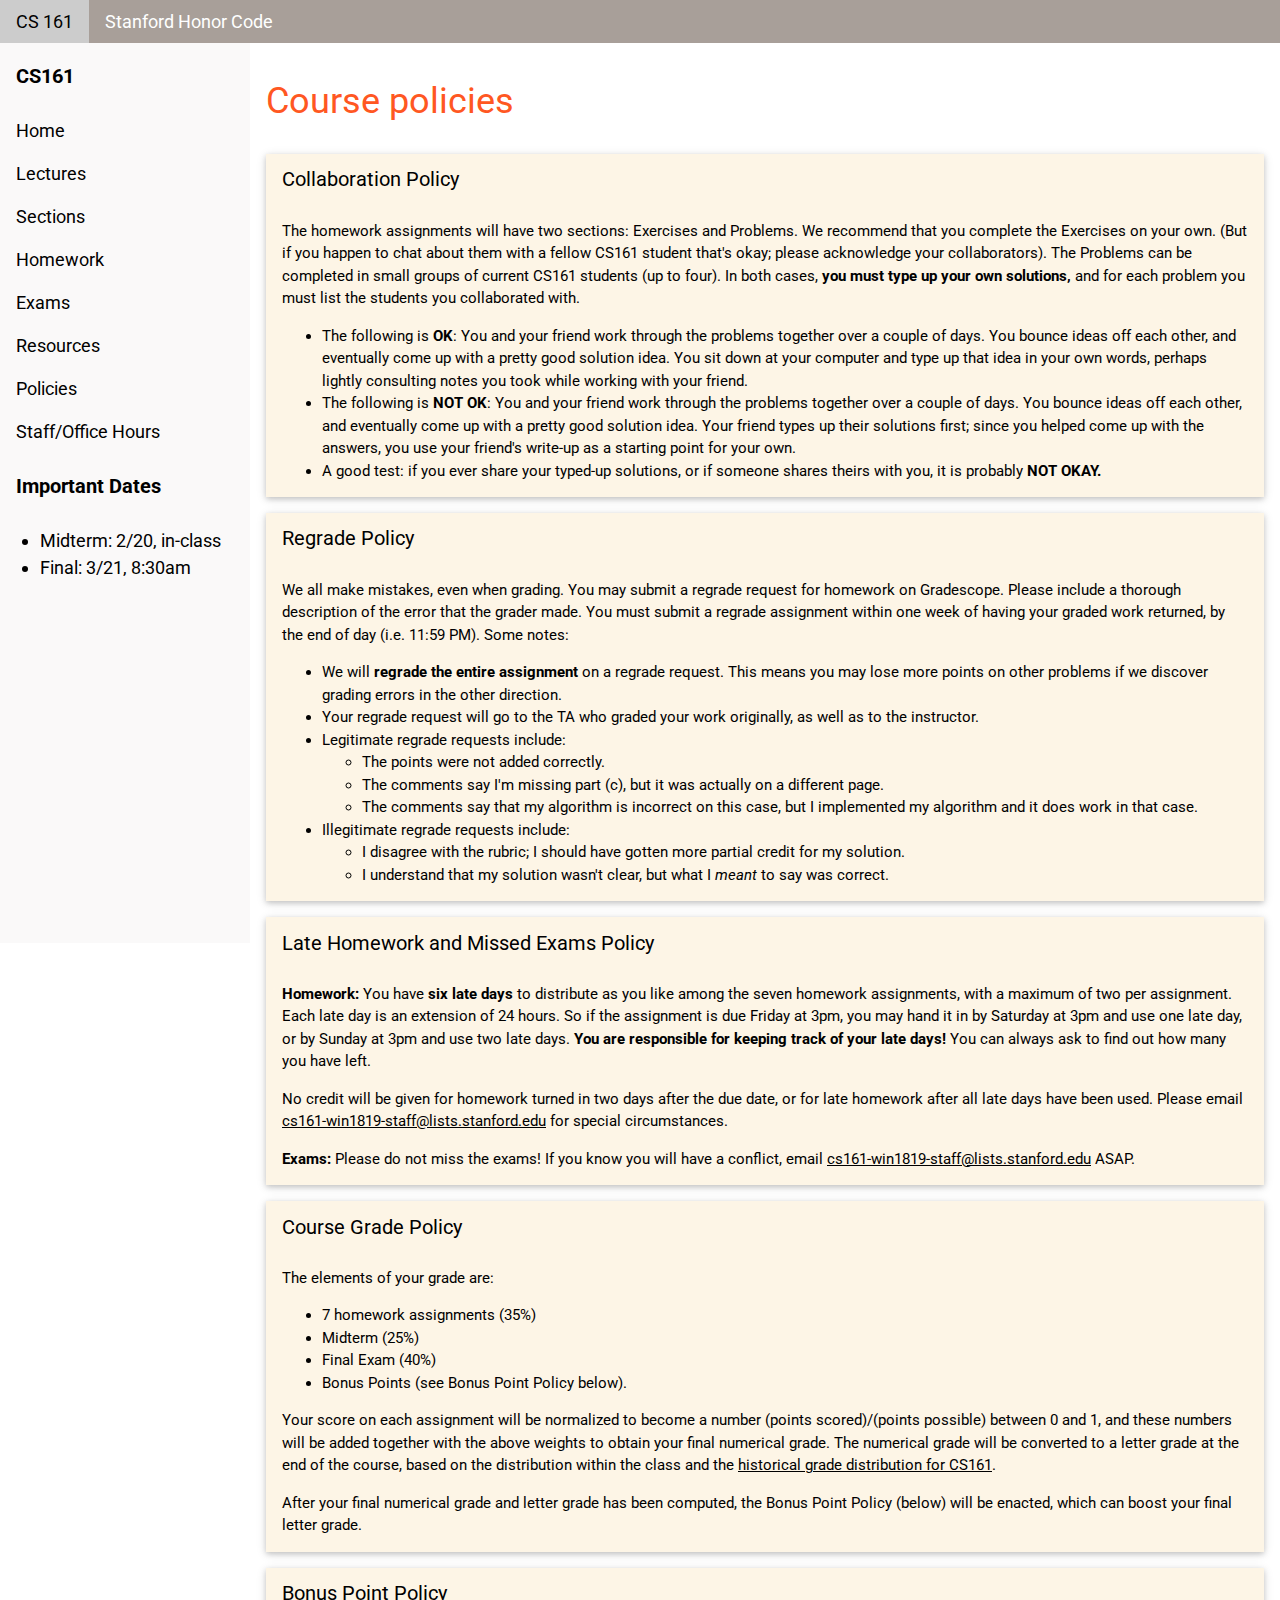
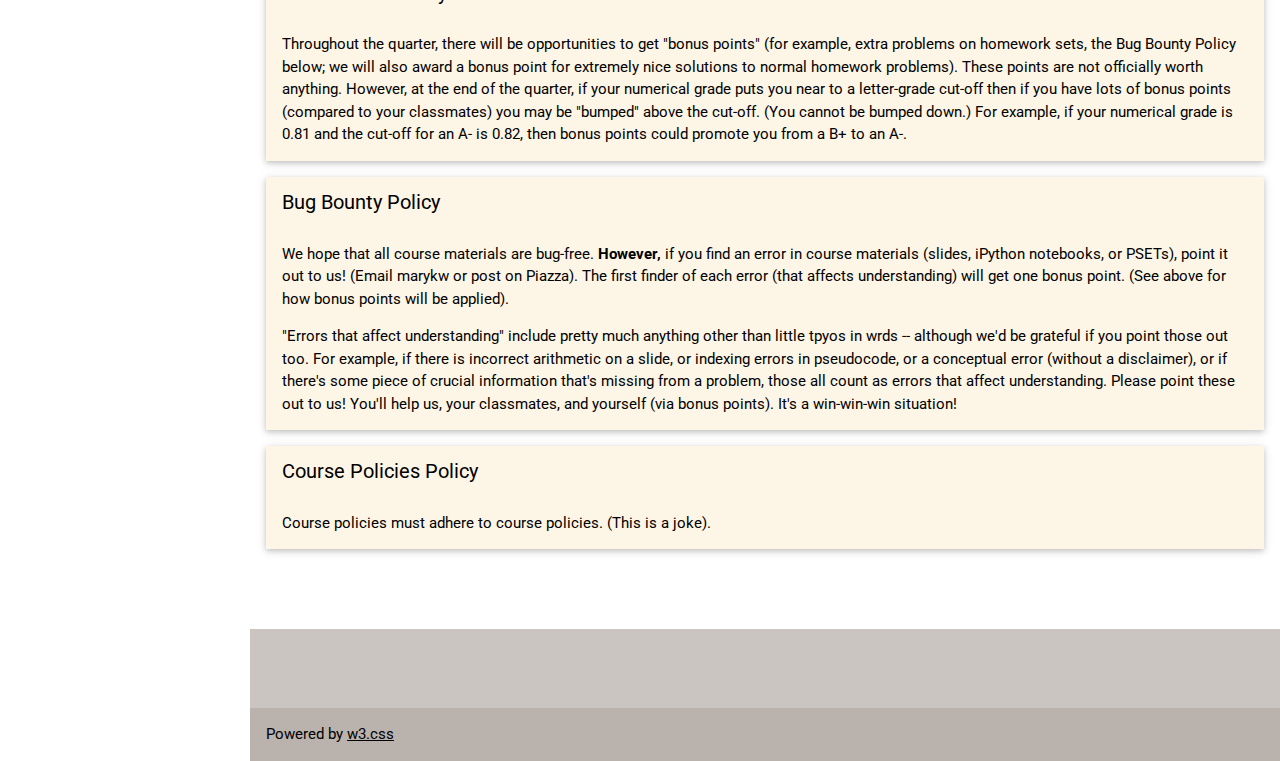
<file: web.stanford.edu/class/cs161/policies.html>
<!DOCTYPE html>
<html>
<title>CS 161</title>
<meta charset="UTF-8">
<meta name="viewport" content="width=device-width, initial-scale=1">
<link rel="stylesheet" href="https://www.w3schools.com/w3css/4/w3.css">
<link rel="stylesheet" href="w3-theme-brownish.css">
<link rel="stylesheet" href="https://fonts.googleapis.com/css?family=Roboto">
<link rel="stylesheet" href="https://cdnjs.cloudflare.com/ajax/libs/font-awesome/4.7.0/css/font-awesome.min.css">
<link rel="stylesheet" href="https://www.w3schools.com/lib/w3-colors-flat.css">
<style>
html,body,h1,h2,h3,h4,h5,h6 {font-family: "Roboto", sans-serif}
</style>
<body>

<!-- Navbar -->
<div class="w3-top">
  <div class="w3-bar w3-theme w3-top w3-left-align w3-large">
    <a class="w3-bar-item w3-button w3-right w3-hide-large w3-hover-white w3-large w3-theme-l1" href="javascript:void(0)" onclick="w3_open()"><i class="fa fa-bars"></i></a>
    <a href="index.html" class="w3-bar-item w3-button w3-theme-l1">CS 161</a>
     <a href="https://communitystandards.stanford.edu/student-conduct-process/honor-code-and-fundamental-standard" class="w3-bar-item w3-button w3-hide-small w3-hover-white">Stanford Honor Code</a>
  </div>
</div>

<nav class="w3-sidebar w3-bar-block w3-collapse w3-large w3-theme-l5" style="z-index:3;width:250px;margin-top:43px;" id="mySidebar">
  <a href="javascript:void(0)" onclick="w3_close()" class="w3-right w3-xlarge w3-padding-large w3-hover-black w3-hide-large" title="Close Menu">
    <i class="fa fa-remove"></i>
  </a>
  <h4 class="w3-bar-item"><b>CS161</b></h4>
    <a class="w3-bar-item w3-button w3-hover-black" href="index.html">Home</a>
  <a class="w3-bar-item w3-button w3-hover-black" href="schedule.html">Lectures</a>
  <a class="w3-bar-item w3-button w3-hover-black" href="section.html">Sections</a>
  <a class="w3-bar-item w3-button w3-hover-black" href="homework.html">Homework</a>
  <a class="w3-bar-item w3-button w3-hover-black" href="exams.html">Exams</a>
  <a class="w3-bar-item w3-button w3-hover-black" href="resources.html">Resources</a>
  <a class="w3-bar-item w3-button w3-hover-black" href="policies.html">Policies</a>
  <a class="w3-bar-item w3-button w3-hover-black" href="staff.html">Staff/Office Hours</a>
  <h4 class="w3-bar-item"><b>Important Dates</b></h4>
  <ul>
  <li> Midterm: 2/20, in-class</li>
  <li> Final: 3/21, 8:30am</li>
  </ul>
</nav>


<!-- Overlay effect when opening sidebar on small screens -->
<div class="w3-overlay w3-hide-large" onclick="w3_close()" style="cursor:pointer" title="close side menu" id="myOverlay"></div>

<!-- Main content: shift it to the right by 250 pixels when the sidebar is visible -->
<div class="w3-main" style="margin-left:250px">

  <div class="w3-row w3-padding-64">
    <div class="w3-container">
      <h1 class="w3-text-deep-orange">Course policies  </h1>  
    </div>
    

	<div class="w3-card w3-sand w3-margin">
    	<div class="w3-container w3-flat-pomegranate">
        <h4> Collaboration Policy </h4>
        </div>
        <div class="w3-container">
                 <p>The homework assignments will have two sections: Exercises and Problems.  
We recommend that you complete the Exercises on your own.  (But if you happen to chat about them with a fellow CS161 student that's okay; please acknowledge your collaborators).
The Problems can be completed in small groups of current CS161 students (up to four).  In both cases, <b> you must type up your own solutions, </b> and for each problem you must list the students you collaborated with.
                 <ul>
                 	<li> The following is <b>OK</b>: You and your friend work through the problems together over a couple of days.  You bounce ideas off each other, and eventually come up with a pretty good solution idea.  You sit down at your computer and type up that idea in your own words, perhaps lightly consulting notes you took while working with your friend.
                 	<li> The following is <b>NOT OK</b>: You and your friend work through the problems together over a couple of days.  You bounce ideas off each other, and eventually come up with a pretty good solution idea.   Your friend types up their solutions first; since you helped come up with the answers, you use your friend's write-up as a starting point for your own.
                 	<li> A good test: if you ever share your typed-up solutions, or if someone shares theirs with you, it is probably <b>NOT OKAY.    </b>
                 </ul>
        </div>
	</div>
	
	<div class="w3-card w3-sand w3-margin">
    	<div class="w3-container w3-flat-pomegranate">
        <h4> Regrade Policy </h4>
        </div>
        <div class="w3-container">
                 <p> We all make mistakes, even when grading.  You may submit a regrade request for homework on Gradescope.  Please include a thorough description of the error that the grader made.  
You must submit a regrade assignment within one week of having your graded work returned, by the end of day (i.e. 11:59 PM).
Some notes:
                 <ul>
                 	<li> We will <b> regrade the entire assignment </b> on a regrade request.  This means you may lose more points on other problems if we discover grading errors in the other direction.
                 	<li> Your regrade request will go to the TA who graded your work originally, as well as to the instructor. 
                 	<li> Legitimate regrade requests include: 
                 	<ul>
                 		<li> The points were not added correctly.
                 		<li> The comments say I'm missing part (c), but it was actually on a different page.
                 		<li> The comments say that my algorithm is incorrect on this case, but I implemented my algorithm and it does work in that case.
                 	</ul>
                 	<li> Illegitimate regrade requests include:
                 	<ul>
                 	    <li> I disagree with the rubric; I should have gotten more partial credit for my solution.
                 	    <li> I understand that my solution wasn't clear, but what I <i>meant</i> to say was correct.
                 	</ul>
                 </ul>
        </div>
	</div>	
	
		<div class="w3-card w3-sand w3-margin">
    	<div class="w3-container w3-flat-pomegranate">
        <h4> Late Homework and Missed Exams Policy </h4>
        </div>
        <div class="w3-container">
                 <p> <b> Homework: </b> You have <b> six late days </b> to distribute as you like among the seven homework assignments, with a maximum of two per assignment.  
Each late day is an extension of 24 hours.  So if the assignment is due Friday at 3pm, you may hand it in by Saturday at 3pm and use one late day, or by Sunday at 3pm and use two late days. 
<b> You are responsible for keeping track of your late days! </b>  You can always ask to find out how many you have left.

<p>
No credit will be given for homework turned in two days after the due date, or for late homework after all late days have been used.
Please email 
<a href="mailto:cs161-win1819-staff@lists.stanford.edu">cs161-win1819-staff@lists.stanford.edu</a>  
for special circumstances.
                 <p> <b> Exams: </b> Please do not miss the exams!  If you know you will have a conflict, email 
<a href="mailto:cs161-win1819-staff@lists.stanford.edu">cs161-win1819-staff@lists.stanford.edu</a>  ASAP.
        </div>
	</div>	
	
	<div class="w3-card w3-sand w3-margin">
    	<div class="w3-container w3-flat-pomegranate">
        <h4> Course Grade Policy </h4>
        </div>
        <div class="w3-container">
                 <p> The elements of your grade are:
                 <ul>
                 	<li> 7 homework assignments (35%)
                 	<li> Midterm (25%)
                 	<li> Final Exam (40%)
                 	<li> Bonus Points (see Bonus Point Policy below).
                 </ul> 
                 <p> Your score on each assignment will be normalized to become
                 a number (points scored)/(points possible) between 0 and 1, and
                 these numbers will be added together with the above weights to
                 obtain your final numerical grade.  The numerical grade will be
                 converted to a letter grade at the end of the course, based on
                 the distribution within the class and the <a
                 href="https://carta.stanford.edu/course/CS161/1182">historical grade distribution for CS161</a>.  

		<p> After your final numerical grade and letter grade has been computed, the Bonus Point Policy (below) will be enacted, which can boost your final letter grade.
        </div>
	</div>		
		
	<div class="w3-card w3-sand w3-margin">
    	<div class="w3-container w3-flat-pomegranate">
        <h4> Bonus Point Policy </h4>
        </div>
        <div class="w3-container">
                 <p> Throughout the quarter, there will be opportunities to get "bonus points" (for example, extra problems on homework sets, the Bug Bounty Policy below; we will also award a bonus point for extremely nice solutions to normal homework problems).  These points are not officially worth anything.  However, at the end of the quarter, if your numerical grade puts you near to a letter-grade cut-off then if you have lots of bonus points (compared to your classmates) you may be "bumped" above the cut-off.  (You cannot be bumped down.)
                 For example, if your numerical grade is 0.81 and the cut-off for an A- is 0.82, then bonus points could promote you from a B+ to an A-.
        </div>
	</div>		
	
	<div class="w3-card w3-sand w3-margin">
    	<div class="w3-container w3-flat-pomegranate">
        <h4> Bug Bounty Policy </h4>
        </div>
        <div class="w3-container">
		<p> We hope that all course materials are bug-free.  <b> However, </b> if you find an error in course materials (slides, iPython notebooks, or PSETs), point it out to us! (Email marykw or post on Piazza).  The first finder of each error (that affects understanding) will get one bonus point.  (See above for how bonus points will be applied). 
		<p> "Errors that affect understanding" include pretty much anything other than little tpyos in wrds -- although we'd be grateful if you point those out too.  For example, if there is incorrect arithmetic on a slide, or indexing errors in pseudocode, or a conceptual error (without a disclaimer), or if there's some piece of crucial information that's missing from a problem, those all count as errors that affect understanding.  Please point these out to us!  You'll help us, your classmates, and yourself (via bonus points).  It's a win-win-win situation!
        </div>
	</div>		
	
	
		<div class="w3-card w3-sand w3-margin">
    	<div class="w3-container w3-flat-pomegranate">
        <h4> Course Policies Policy </h4>
        </div>
        <div class="w3-container">
                 <p> Course policies must adhere to course policies.  (This is a joke).
        </div>
	</div>		
	
	
  </div>


  <!-- Pagination 
  <div class="w3-center w3-padding-32">
    <div class="w3-bar">
      <a class="w3-button w3-black" href="#">1</a>
      <a class="w3-button w3-hover-black" href="#">2</a>
      <a class="w3-button w3-hover-black" href="#">3</a>
      <a class="w3-button w3-hover-black" href="#">4</a>
      <a class="w3-button w3-hover-black" href="#">5</a>
      <a class="w3-button w3-hover-black" href="#">»</a>
    </div>
  </div>
  -->

  <footer id="myFooter">
    <div class="w3-container w3-theme-l2 w3-padding-32">
      <p> </p>
    </div>

    <div class="w3-container w3-theme-l1">
      <p>Powered by <a href="https://www.w3schools.com/w3css/default.asp" target="_blank">w3.css</a></p>
    </div>
  </footer>

<!-- END MAIN -->
</div>

<script>
// Get the Sidebar
var mySidebar = document.getElementById("mySidebar");

// Get the DIV with overlay effect
var overlayBg = document.getElementById("myOverlay");

// Toggle between showing and hiding the sidebar, and add overlay effect
function w3_open() {
    if (mySidebar.style.display === 'block') {
        mySidebar.style.display = 'none';
        overlayBg.style.display = "none";
    } else {
        mySidebar.style.display = 'block';
        overlayBg.style.display = "block";
    }
}

// Close the sidebar with the close button
function w3_close() {
    mySidebar.style.display = "none";
    overlayBg.style.display = "none";
}
</script>

</body>
</html>
</file>
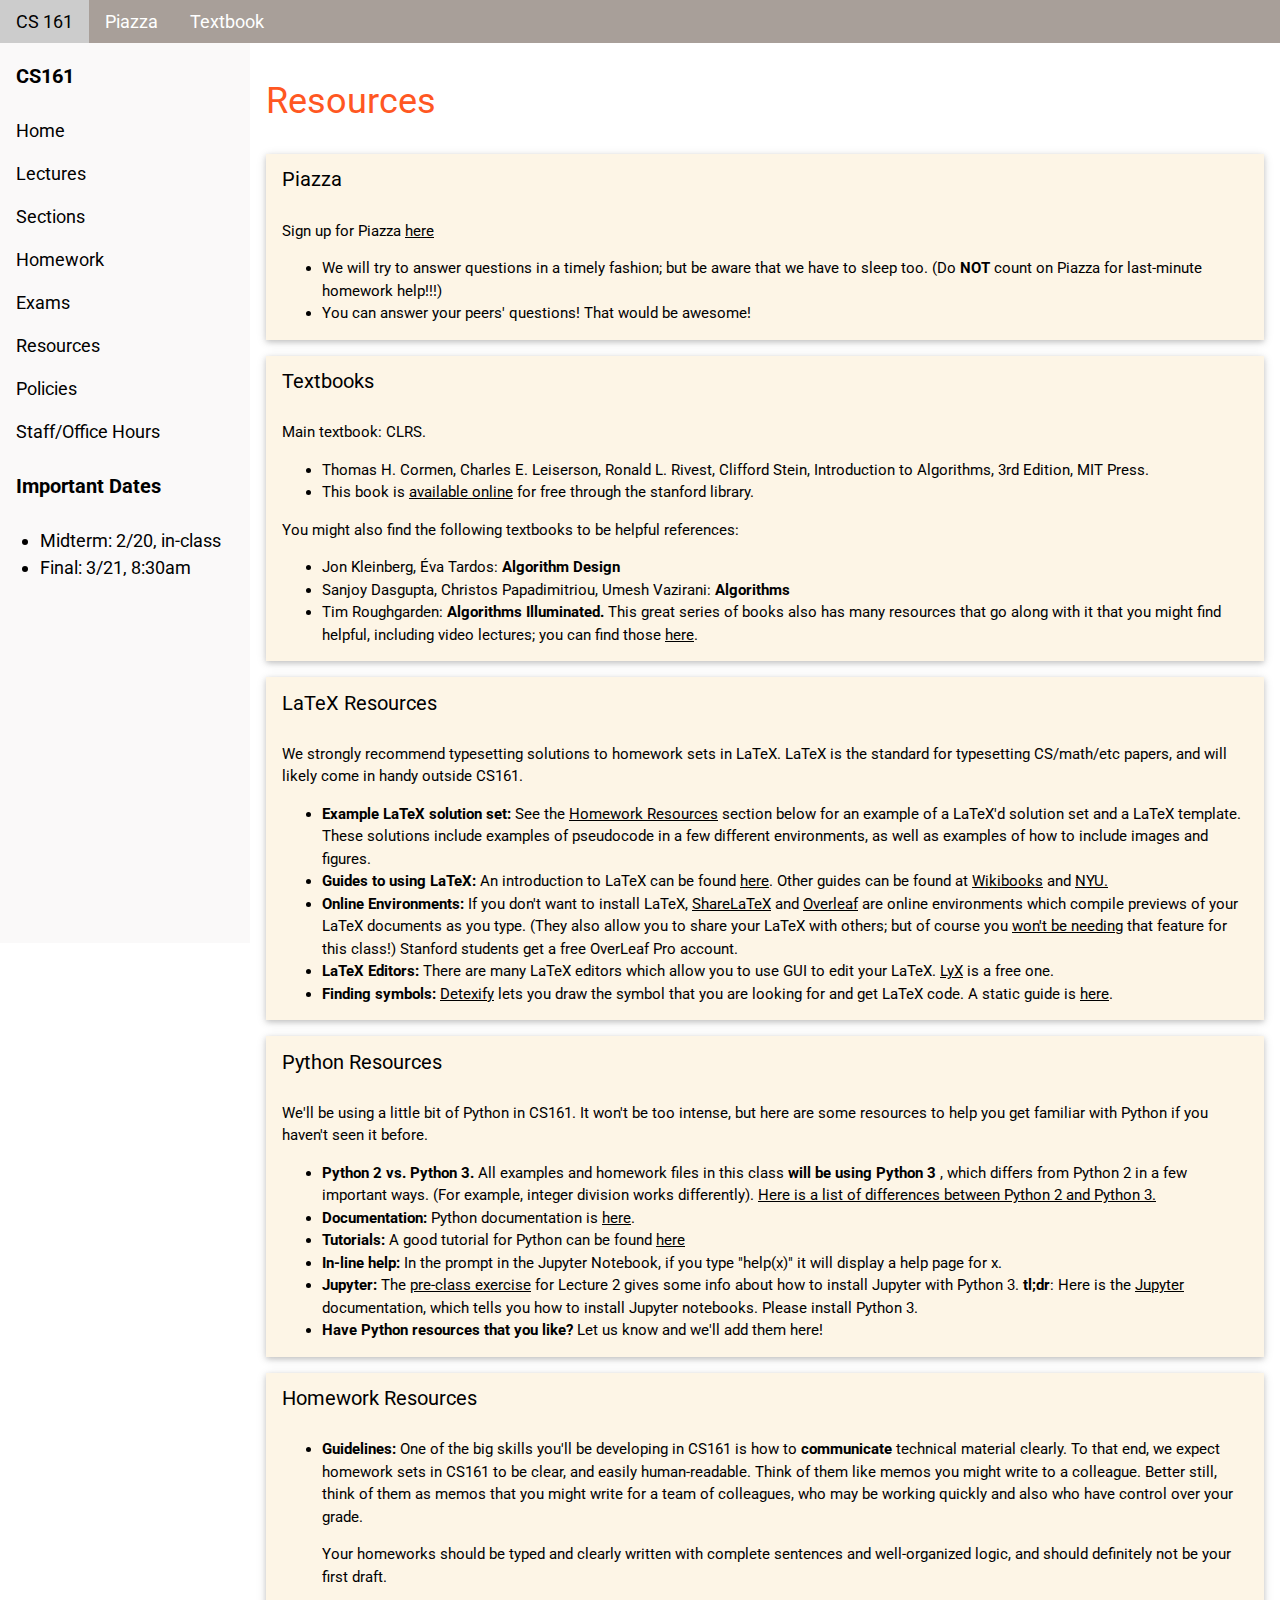
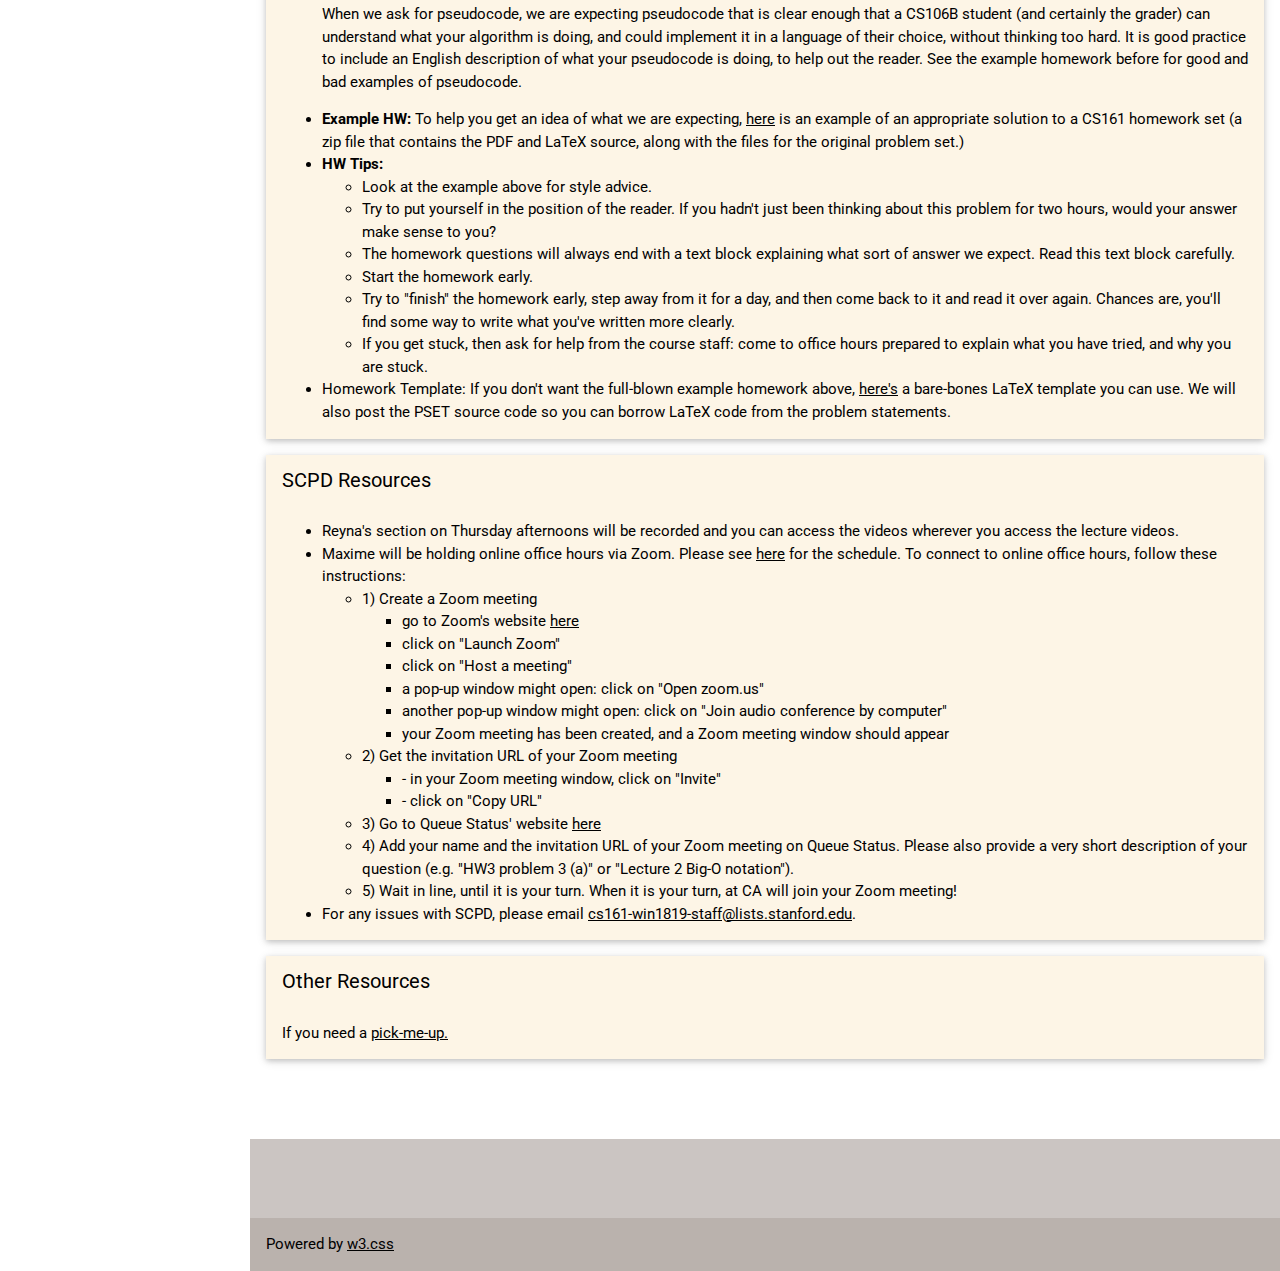
<file: web.stanford.edu/class/cs161/resources.html>
<!DOCTYPE html>
<html>
<title>CS 161</title>
<meta charset="UTF-8">
<meta name="viewport" content="width=device-width, initial-scale=1">
<link rel="stylesheet" href="https://www.w3schools.com/w3css/4/w3.css">
<link rel="stylesheet" href="w3-theme-brownish.css">
<link rel="stylesheet" href="https://fonts.googleapis.com/css?family=Roboto">
<link rel="stylesheet" href="https://cdnjs.cloudflare.com/ajax/libs/font-awesome/4.7.0/css/font-awesome.min.css">
<link rel="stylesheet" href="https://www.w3schools.com/lib/w3-colors-flat.css">
<style>
html,body,h1,h2,h3,h4,h5,h6 {font-family: "Roboto", sans-serif}
</style>
<body>

<!-- Navbar -->
<div class="w3-top">
  <div class="w3-bar w3-theme w3-top w3-left-align w3-large">
    <a class="w3-bar-item w3-button w3-right w3-hide-large w3-hover-white w3-large w3-theme-l1" href="javascript:void(0)" onclick="w3_open()"><i class="fa fa-bars"></i></a>
    <a href="index.html" class="w3-bar-item w3-button w3-theme-l1">CS 161</a>
          <a href="http://piazza.com/stanford/winter2019/cs161" class="w3-bar-item w3-button w3-hide-small w3-hover-white">Piazza</a>
     <a href="https://searchworks.stanford.edu/view/8234900" class="w3-bar-item w3-button w3-hide-small w3-hover-white">Textbook</a>

  </div>
</div>

<nav class="w3-sidebar w3-bar-block w3-collapse w3-large w3-theme-l5" style="z-index:3;width:250px;margin-top:43px;" id="mySidebar">
  <a href="javascript:void(0)" onclick="w3_close()" class="w3-right w3-xlarge w3-padding-large w3-hover-black w3-hide-large" title="Close Menu">
    <i class="fa fa-remove"></i>
  </a>
  <h4 class="w3-bar-item"><b>CS161</b></h4>
    <a class="w3-bar-item w3-button w3-hover-black" href="index.html">Home</a>
  <a class="w3-bar-item w3-button w3-hover-black" href="schedule.html">Lectures</a>
  <a class="w3-bar-item w3-button w3-hover-black" href="section.html">Sections</a>
  <a class="w3-bar-item w3-button w3-hover-black" href="homework.html">Homework</a>
  <a class="w3-bar-item w3-button w3-hover-black" href="exams.html">Exams</a>
  <a class="w3-bar-item w3-button w3-hover-black" href="resources.html">Resources</a>
  <a class="w3-bar-item w3-button w3-hover-black" href="policies.html">Policies</a>
  <a class="w3-bar-item w3-button w3-hover-black" href="staff.html">Staff/Office Hours</a>
  <h4 class="w3-bar-item"><b>Important Dates</b></h4>
  <ul>
  <li> Midterm: 2/20, in-class</li>
  <li> Final: 3/21, 8:30am</li>
  </ul>
</nav>


<!-- Overlay effect when opening sidebar on small screens -->
<div class="w3-overlay w3-hide-large" onclick="w3_close()" style="cursor:pointer" title="close side menu" id="myOverlay"></div>

<!-- Main content: shift it to the right by 250 pixels when the sidebar is visible -->
<div class="w3-main" style="margin-left:250px">

  <div class="w3-row w3-padding-64">
    <div class="w3-container">
      <h1 class="w3-text-deep-orange">Resources</h1> 
    </div>
    
    	<div class="w3-card w3-sand w3-margin">
    	<div class="w3-container w3-flat-pomegranate">
        <h4> Piazza </h4>
        </div>
        <div class="w3-container">
                 <p> Sign up for Piazza <a href="http://piazza.com/stanford/winter2019/cs161">here</a>
                 <ul>
                    <li> We will try to answer questions in a timely fashion; but be aware that we have to sleep too. (Do <b>NOT</b> count on Piazza for last-minute homework help!!!)</li>
                 	<li> You can answer your peers' questions!  That would be awesome!</li>
         
                 </ul>
                
        </div>
	</div>

	<div class="w3-card w3-sand w3-margin">
    	<div class="w3-container w3-flat-pomegranate">
        <h4> Textbooks </h4>
        </div>
        <div class="w3-container">
                 <p>Main textbook: CLRS. 
                 <ul>
                    <li> Thomas H. Cormen, Charles E. Leiserson, Ronald L. Rivest, Clifford Stein, Introduction to Algorithms, 3rd Edition, MIT Press.</li>
                 	<li> This book is <a href="https://searchworks.stanford.edu/view/12846639">available online</a> for free through the stanford library.</li>
                 </ul>
                 <p> You might also find the following textbooks to be helpful references:
                 <ul>
			 <li>Jon Kleinberg, Éva Tardos: <b>Algorithm Design</b></li>
			 <li>Sanjoy Dasgupta, Christos Papadimitriou, Umesh Vazirani: <b>Algorithms</b></li>
			 <li>Tim Roughgarden: <b>Algorithms Illuminated.</b>  This great series of books also has many resources that go along with it that you might find helpful, including video lectures; you can find those <a href="http://www.algorithmsilluminated.org/">here</a>.</li>
                 </ul>
        </div>
	</div>
	
		<div class="w3-card w3-sand w3-margin">
    	<div class="w3-container w3-flat-pomegranate">
        <h4> LaTeX Resources </h4>
        </div>
        <div class="w3-container">
                 <p> We strongly recommend typesetting solutions to homework sets in LaTeX.  LaTeX is the standard for typesetting CS/math/etc papers, and will likely come in handy outside CS161.
                 <ul>
 		<li> <b> Example LaTeX solution set: </b> See the <a href=#homework>Homework Resources</a> section below for an example of a LaTeX'd solution set and a LaTeX template.  These solutions include examples of pseudocode in a few different environments, as well as examples of how to include images and figures.
                    <li> <b> Guides to using LaTeX: </b> An introduction to LaTeX can be found <a href="https://tobi.oetiker.ch/lshort/lshort.pdf">here</a>.  Other guides can be found at <a href="https://en.wikibooks.org/wiki/LaTeX">Wikibooks</a> 
                    and <a href="http://www.cs.nyu.edu/~khot/latex/">NYU.</a>

                 	<li> <b> Online Environments:</b> If you don't want to install LaTeX, <a href="https://www.sharelatex.com/">ShareLaTeX</a> and <a href="https://www.overleaf.com/">Overleaf</a> are online environments which compile 
                 	previews of your LaTeX documents as you type.  (They also allow you to share your LaTeX with others; but of course you <a href=policies.html>won't be needing</a> that feature for this class!)  Stanford students get a free OverLeaf Pro account.
						<li> <b> LaTeX Editors: </b> There are many LaTeX editors which
            allow you to use GUI to edit your LaTeX.  <a href="http://lyx.org">LyX</a> is a free one.  
						<li> <b> Finding symbols: </b> <a href="http://detexify.kirelabs.org/classify.html">Detexify</a> lets you draw the symbol that you are looking for and get LaTeX code.
						A static guide is <a href="https://ctan.org/tex-archive/info/symbols/comprehensive/">here</a>.          
                 </ul>
               
        </div>
	</div>
	
			<div class="w3-card w3-sand w3-margin">
    	<div class="w3-container w3-flat-pomegranate">
        <h4> Python Resources </h4>
        </div>
        <div class="w3-container">
                 <p> We'll be using a little bit of Python in CS161.  It won't
                 be too intense, but here are some resources to help you get
                 familiar with Python if you haven't seen it before.  

                 <ul>
		    <li> <b> Python 2 vs. Python 3. </b>  All examples and homework files in this class <b> will be using Python 3 </b>, which differs from Python 2 in a few important ways.  (For example, integer division works differently).  
<a
                 href="http://sebastianraschka.com/Articles/2014_python_2_3_key_diff.html">Here
                 is a list of differences between Python 2 and Python 3.</a>
                    <li> <b> Documentation: </b> Python documentation is <a href="http://ipython.readthedocs.io/en/stable/">here</a>.
                    <li> <b> Tutorials: </b> A good tutorial for Python can be found <a href="https://www.programiz.com/python-programming">here</a>
  	                  <li> <b> In-line help: </b> In the prompt in the Jupyter Notebook, if you type "help(x)" it will display a help page for x.
                      <li><b>Jupyter:</b> 
			The <a href=Lectures/Lecture2/preLecture2.pdf>pre-class exercise</a> for Lecture 2 gives some info about how to install Jupyter with Python 3.  <b>tl;dr</b>: Here is the <a
                      href="https://jupyter.readthedocs.io/en/latest/">Jupyter</a>
                      documentation, which tells you how to install Jupyter
                      notebooks.  Please install Python 3.
                 	  <li> <b> Have Python resources that you like? </b> Let us know and we'll add them here!  
                 </ul>
               
        </div>
	</div>
	
			<div class="w3-card w3-sand w3-margin">
    	<div class="w3-container w3-flat-pomegranate">
        <h4 id="homework"> Homework Resources </h4>
        </div>
        <div class="w3-container">
        <ul> 
	<li> <b> Guidelines: </b>
         One of the big skills you'll be developing in CS161 is how to <b> communicate </b> technical material clearly.  To that end, we expect homework sets in CS161 to be clear, and easily human-readable.  Think of them like memos you might write to a colleague. 
        Better still, think of them as memos that you might write for a team of colleagues, who may be working quickly and also who have control over your grade.
       <p> Your homeworks should be typed and clearly written with complete sentences and well-organized logic, and should definitely not be your first draft.
       <p> When we ask for pseudocode, we are expecting pseudocode that is clear enough that a CS106B student (and certainly the grader) can understand what your algorithm is doing, and could implement it in a language of their choice, without thinking too hard.  It is good practice to include an English description of what your pseudocode is doing, to help out the reader.  See the example homework before for good and bad examples of pseudocode.

        <li> <b> Example HW: </b> 
	To help you get an idea of what we are expecting,  
            <a href="Homework/Homework0/HW0.zip">here</a> is an example of an appropriate solution to a CS161 homework set (a zip file that contains the PDF and LaTeX source, along with the files for the original problem set.)
           <li> <b> HW Tips: </b>
           <ul>
           		<li> Look at the example above for style advice.
           		<li> Try to put yourself in the position of the reader.  If you hadn't just been thinking about this problem for two hours, would your answer make sense to you?
           		<li> The homework questions will always end with a text block explaining what sort of answer we expect.  Read this text block carefully.
           		<li> Start the homework early.
           		<li> Try to "finish" the homework early, step away from it for a day, and then come back to it and read it over again.  Chances are, you'll find some way to write what you've written more clearly.
           		<li> If you get stuck, then ask for help from the course staff: come to office hours prepared to explain what you have tried, and why you are stuck.
           </ul>

	<li> Homework Template: If you don't want the full-blown example homework above, <a href=Homework/HW_template.tex>here's</a> a bare-bones LaTeX template you can use.  We will also post the PSET source code so you can borrow LaTeX code from the problem statements.
            </ul>
        </div>

	</div>
		<div class="w3-card w3-sand w3-margin">
    	<div class="w3-container w3-flat-pomegranate">
        <h4 id="other"> SCPD Resources</h4>
        </div>
        <div class="w3-container">
       <ul>
       <li> Reyna's section on Thursday afternoons will be recorded and you can access the videos wherever you access the lecture videos.
	<li> Maxime will be holding online office hours via Zoom.  Please see <a href="staff.html">here</a> for the schedule.  To connect to online office hours, follow these instructions:
<ul>
<li> 1) Create a Zoom meeting
<ul>
<li> go to Zoom's website <a href="https://uit.stanford.edu/service/zoom">here</a>
<li> click on "Launch Zoom"
<li> click on "Host a meeting" 
<li> a pop-up window might open: click on "Open zoom.us"
<li> another pop-up window might open: click on "Join audio conference by computer" 
<li> your Zoom meeting has been created, and a Zoom meeting window should appear
</ul>
<li>2) Get the invitation URL of your Zoom meeting
<ul>
<li>- in your Zoom meeting window, click on "Invite" 
<li>- click on "Copy URL"
</ul>
<li>3) Go to Queue Status' website <a href="http://queuestatus.com/queues/332">here</a>
<li> 4) Add your name and the invitation URL of your Zoom meeting on Queue Status. Please also provide a very short description of your question (e.g. "HW3 problem 3 (a)" or "Lecture 2 Big-O notation"). 
<li> 5) Wait in line, until it is your turn. When it is your turn, at CA will join your Zoom meeting!  
</ul>
<li> For any issues with SCPD, please
email <a href="mailto:cs161-win1819-staff@lists.stanford.edu">cs161-win1819-staff@lists.stanford.edu</a>.
</ul>
        </div>
	</div>
		
		<div class="w3-card w3-sand w3-margin">
    	<div class="w3-container w3-flat-pomegranate">
        <h4 id="other"> Other Resources </h4>
        </div>
        <div class="w3-container">
       <p> If you need a <a href="joy.html">pick-me-up.</a>
        </div>
	</div>
	
	
  </div>


  <!-- Pagination 
  <div class="w3-center w3-padding-32">
    <div class="w3-bar">
      <a class="w3-button w3-black" href="#">1</a>
      <a class="w3-button w3-hover-black" href="#">2</a>
      <a class="w3-button w3-hover-black" href="#">3</a>
      <a class="w3-button w3-hover-black" href="#">4</a>
      <a class="w3-button w3-hover-black" href="#">5</a>
      <a class="w3-button w3-hover-black" href="#">»</a>
    </div>
  </div>
  -->

  <footer id="myFooter">
    <div class="w3-container w3-theme-l2 w3-padding-32">
      <p> </p>
    </div>

    <div class="w3-container w3-theme-l1">
      <p>Powered by <a href="https://www.w3schools.com/w3css/default.asp" target="_blank">w3.css</a></p>
    </div>
  </footer>

<!-- END MAIN -->
</div>

<script>
// Get the Sidebar
var mySidebar = document.getElementById("mySidebar");

// Get the DIV with overlay effect
var overlayBg = document.getElementById("myOverlay");

// Toggle between showing and hiding the sidebar, and add overlay effect
function w3_open() {
    if (mySidebar.style.display === 'block') {
        mySidebar.style.display = 'none';
        overlayBg.style.display = "none";
    } else {
        mySidebar.style.display = 'block';
        overlayBg.style.display = "block";
    }
}

// Close the sidebar with the close button
function w3_close() {
    mySidebar.style.display = "none";
    overlayBg.style.display = "none";
}
</script>

</body>
</html>
</file>
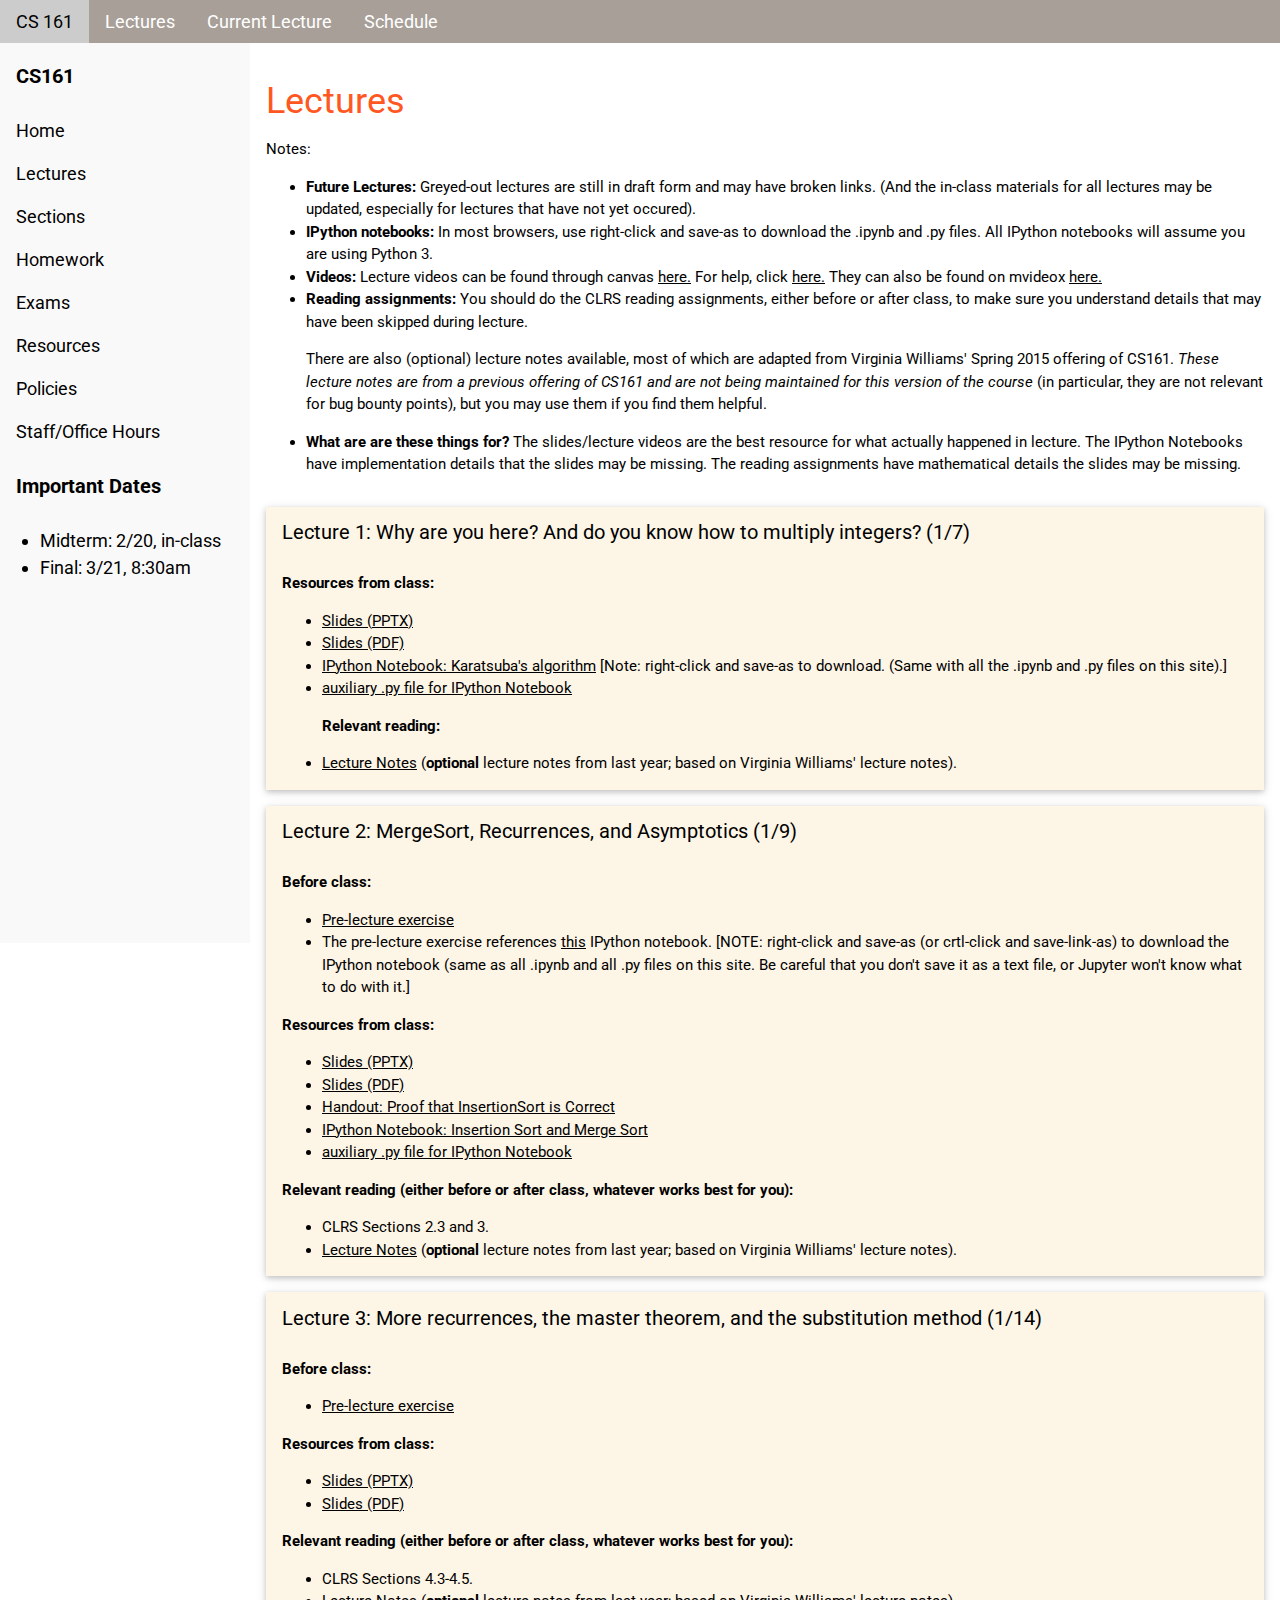
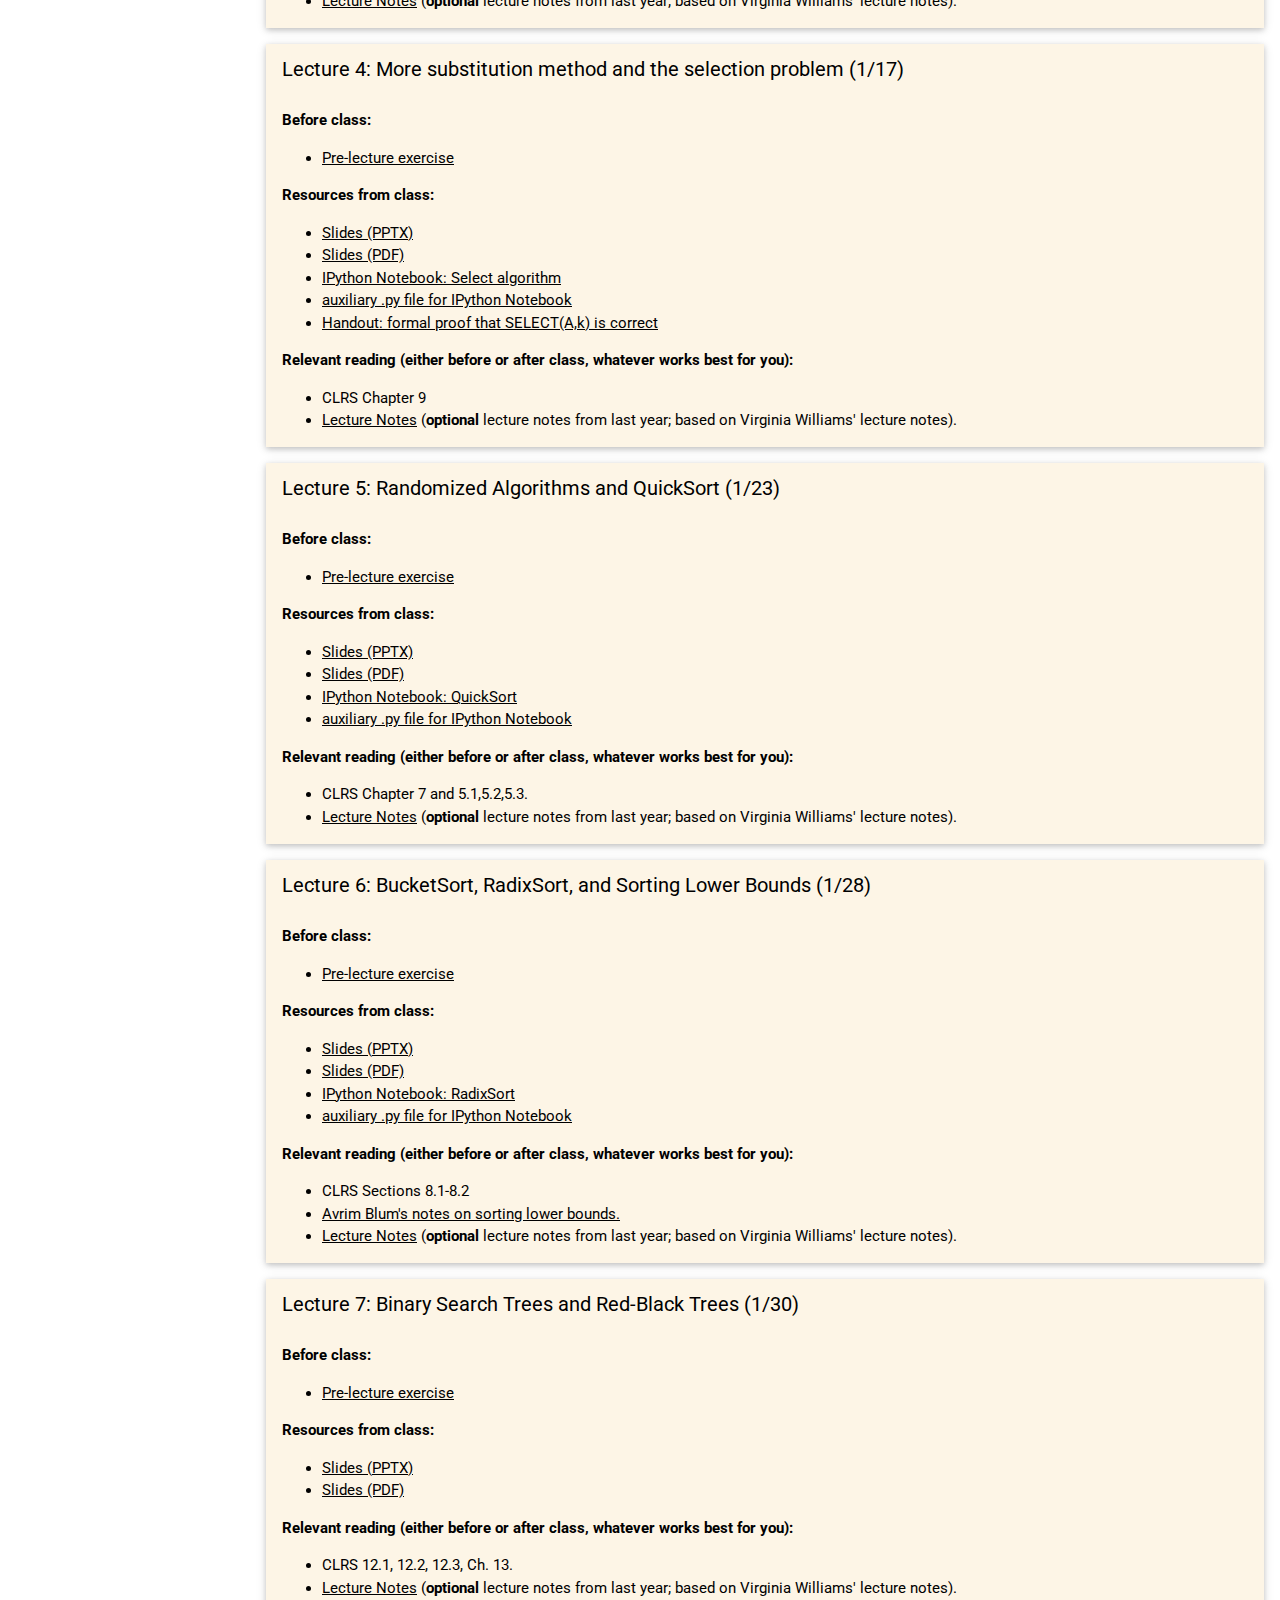
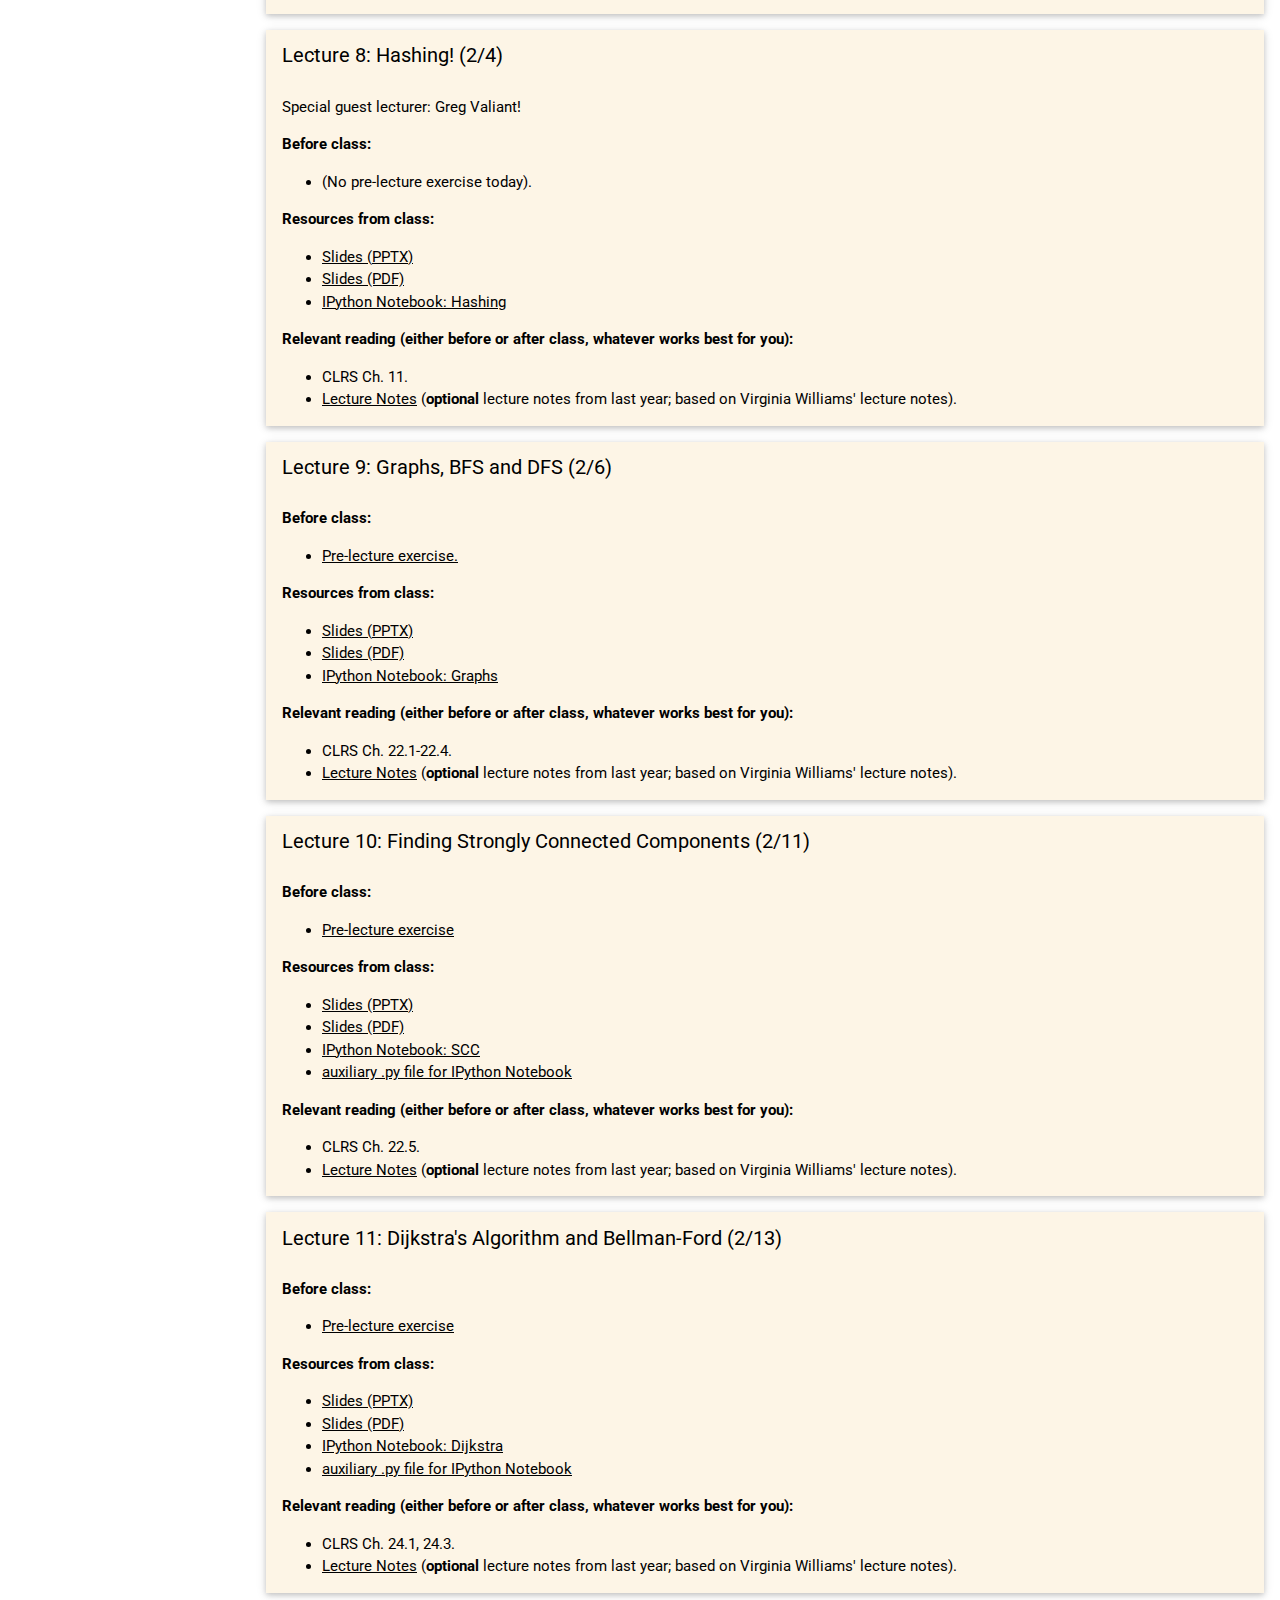
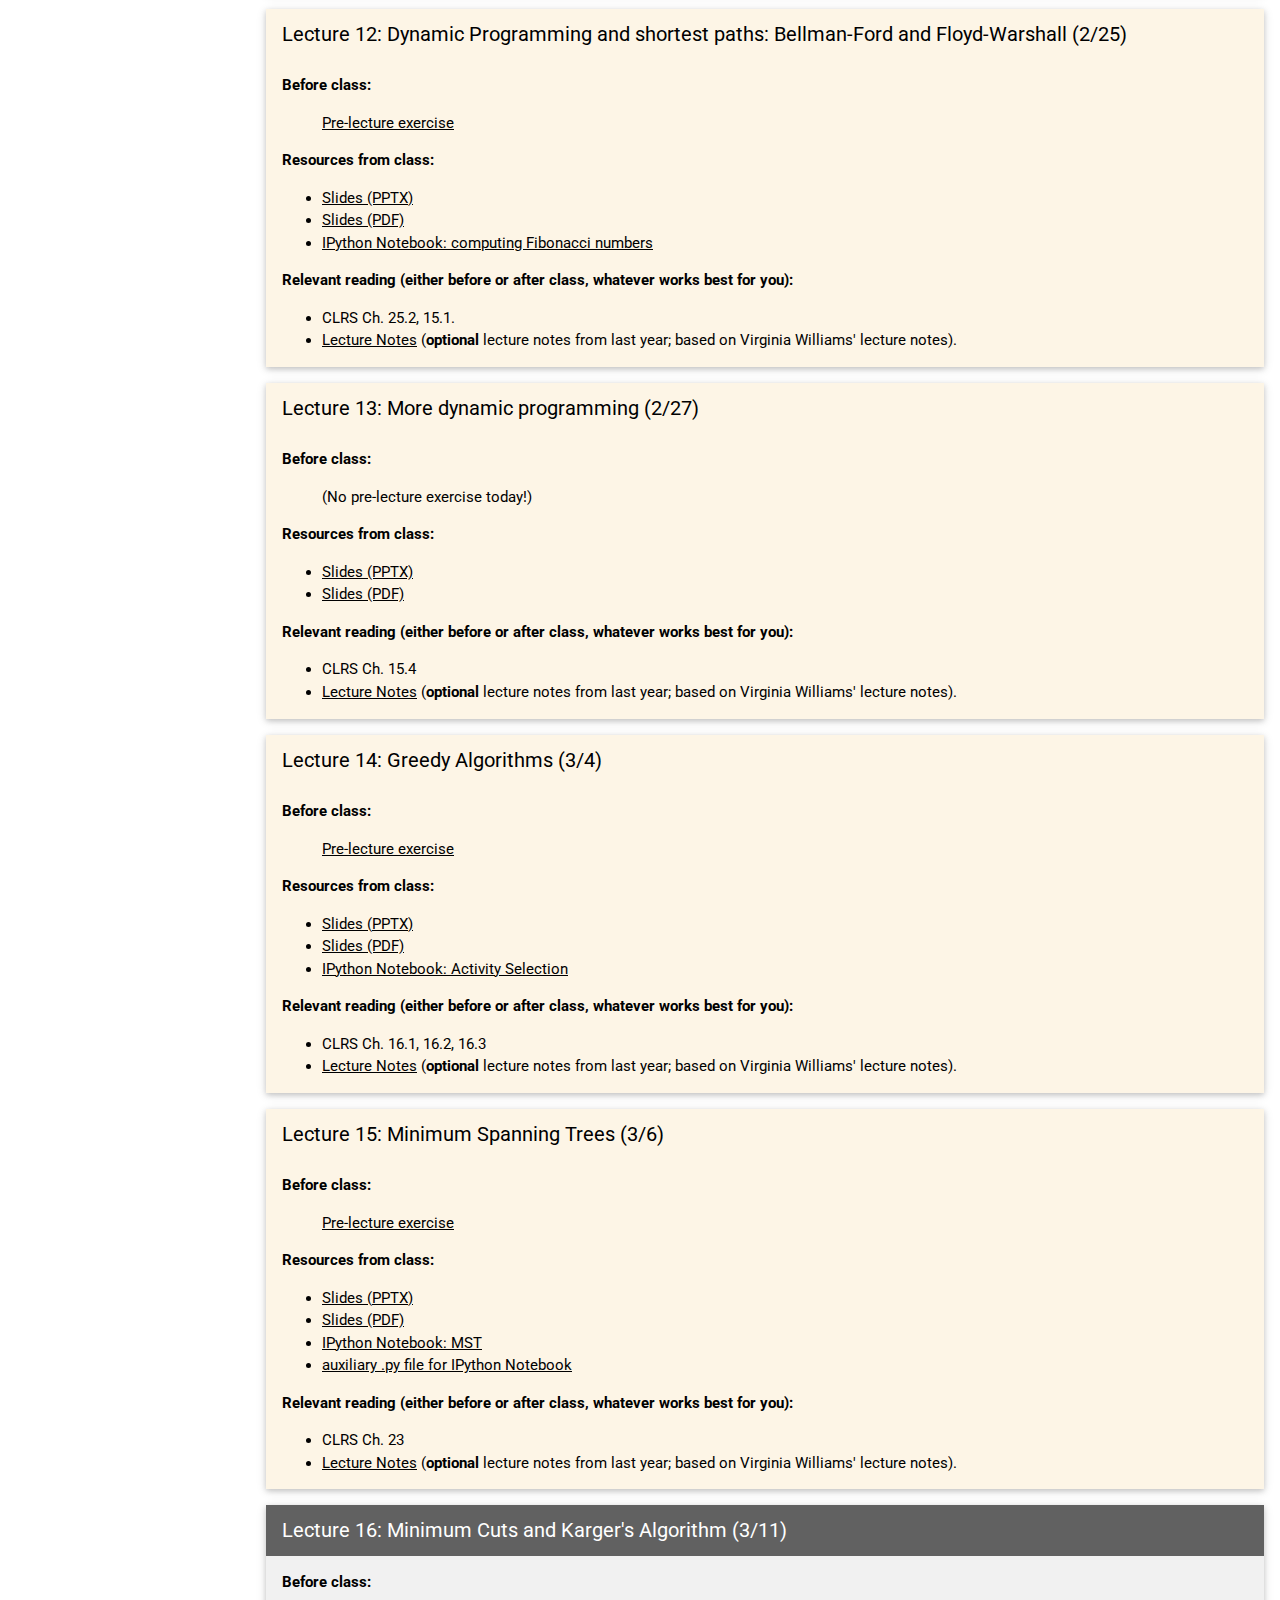
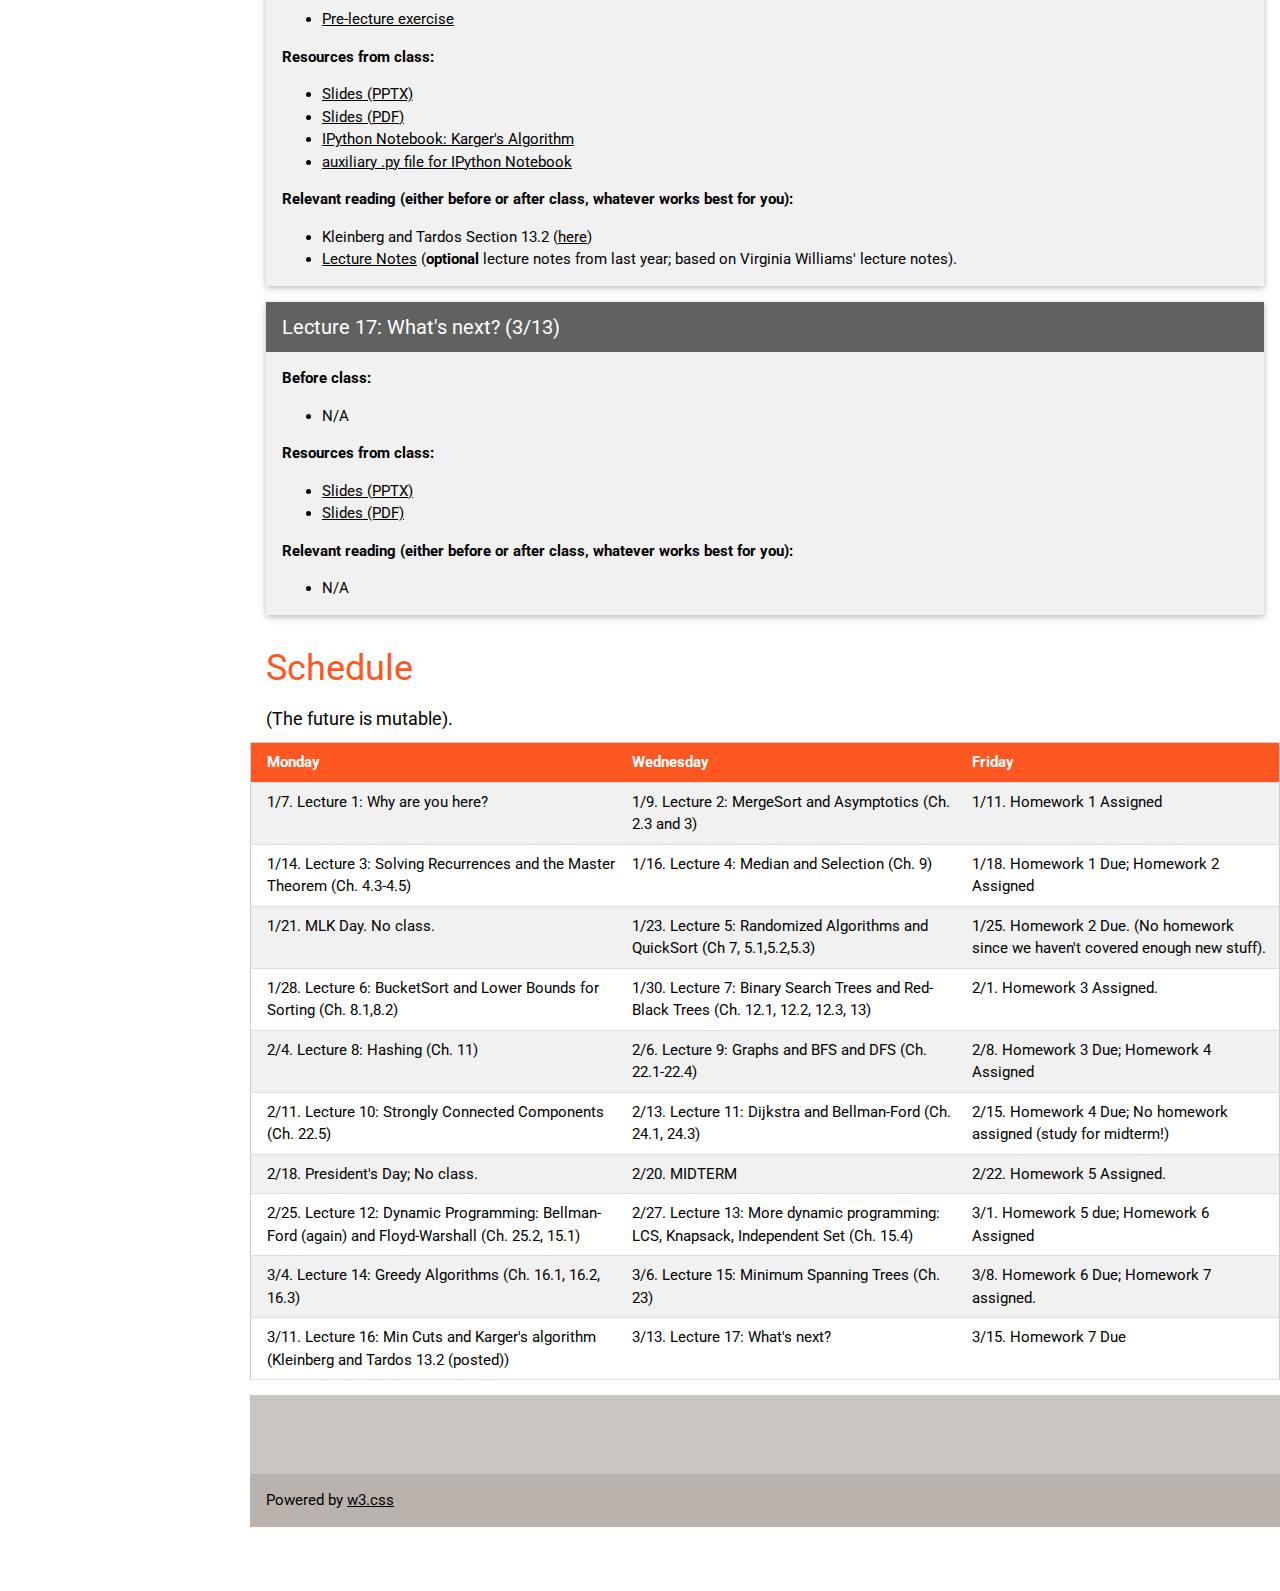
<file: web.stanford.edu/class/cs161/schedule.html>
<!DOCTYPE html>
<html>
<title>CS 161</title>
<meta charset="UTF-8">
<meta name="viewport" content="width=device-width, initial-scale=1">
<link rel="stylesheet" href="https://www.w3schools.com/w3css/4/w3.css">
<link rel="stylesheet" href="w3-theme-brownish.css">
<link rel="stylesheet" href="https://fonts.googleapis.com/css?family=Roboto">
<link rel="stylesheet" href="https://cdnjs.cloudflare.com/ajax/libs/font-awesome/4.7.0/css/font-awesome.min.css">
<link rel="stylesheet" href="https://www.w3schools.com/lib/w3-colors-flat.css">
<style>
html,body,h1,h2,h3,h4,h5,h6 {font-family: "Roboto", sans-serif}
</style>
<body>

<!-- Navbar -->
<div class="w3-top">
    <div class="w3-bar w3-theme w3-top w3-left-align w3-large">
    <a class="w3-bar-item w3-button w3-right w3-hide-large w3-hover-white w3-large w3-theme-l1" href="javascript:void(0)" onclick="w3_open()"><i class="fa fa-bars"></i></a>
    <a href="index.html" class="w3-bar-item w3-button w3-theme-l1">CS 161</a>
        <a href="#lectures" class="w3-bar-item w3-button w3-hide-small w3-hover-white">Lectures</a>
        <a href="#current" class="w3-bar-item w3-button w3-hide-small w3-hover-white">Current Lecture</a>
    <a href="#schedule" class="w3-bar-item w3-button w3-hide-small w3-hover-white">Schedule</a>
  </div>
</div>

<!-- Sidebar -->
<nav class="w3-sidebar w3-bar-block w3-collapse w3-large w3-theme-l5" style="z-index:3;width:250px;margin-top:43px;" id="mySidebar">
  <a href="javascript:void(0)" onclick="w3_close()" class="w3-right w3-xlarge w3-padding-large w3-hover-black w3-hide-large" title="Close Menu">
    <i class="fa fa-remove"></i>
  </a>
  <h4 class="w3-bar-item"><b>CS161</b></h4>
    <a class="w3-bar-item w3-button w3-hover-black" href="index.html">Home</a>
  <a class="w3-bar-item w3-button w3-hover-black" href="schedule.html">Lectures</a>
  <a class="w3-bar-item w3-button w3-hover-black" href="section.html">Sections</a>
  <a class="w3-bar-item w3-button w3-hover-black" href="homework.html">Homework</a>
  <a class="w3-bar-item w3-button w3-hover-black" href="exams.html">Exams</a>
  <a class="w3-bar-item w3-button w3-hover-black" href="resources.html">Resources</a>
  <a class="w3-bar-item w3-button w3-hover-black" href="policies.html">Policies</a>
  <a class="w3-bar-item w3-button w3-hover-black" href="staff.html">Staff/Office Hours</a>
  <h4 class="w3-bar-item"><b>Important Dates</b></h4>
  <ul>
  <li> Midterm: 2/20, in-class</li>
  <li> Final: 3/21, 8:30am</li>
  </ul>
</nav>


<!-- Overlay effect when opening sidebar on small screens -->
<div class="w3-overlay w3-hide-large" onclick="w3_close()" style="cursor:pointer" title="close side menu" id="myOverlay"></div>

<!-- Main content: shift it to the right by 250 pixels when the sidebar is visible -->
<div class="w3-main" style="margin-left:250px">

 <div class="w3-row w3-padding-64">
 
   <div class="w3-container">
   <h1 class="w3-text-deep-orange"> <a id="lectures"> Lectures </a> </h1>

Notes:
<ul>
<li> <b> Future Lectures: </b>
   Greyed-out lectures are still in draft form and may have broken links.  (And the in-class materials for all lectures may be updated, especially for lectures that have not yet occured).
   <li> <b> IPython notebooks: </b>
   In most browsers, use right-click and save-as to download the .ipynb and .py files.
    All IPython notebooks will assume you are using Python 3.
    <li> <b> Videos: </b> Lecture videos can be found through canvas <a href="https://gocanvas.stanford.edu/gate/">here.</a>  For help, click <a href="SCPD_help.pdf">here.</a>  They can also be found on mvideox <a href="https://mvideox.stanford.edu/Course/1242">here.</a>
    <li> <b> Reading assignments: </b> You should do the CLRS reading assignments, either before or after class, to make sure you understand details that may have been skipped during lecture.
<p>
There are also (optional) lecture notes available, most of which are adapted from Virginia Williams' Spring 2015 offering of CS161.  <i>These lecture notes are from a previous offering of CS161 and are not being maintained for this version of the course</i> (in particular, they are not relevant for bug bounty points), but you may use them if you find them helpful. 
    <li> <b> What are are these things for? </b> The slides/lecture videos are the best resource for what actually happened in lecture.  The IPython Notebooks have implementation details that the slides may be missing.  The reading assignments have mathematical details the slides may be missing.  

   </ul>

    </div>
    


    
	<div class="w3-card w3-sand w3-margin">
    	<div class="w3-container w3-flat-pomegranate"> <!-- flat-pomegranate once it's happened -->
        <h4> 
         Lecture 1: Why are you here?  And do you know how to multiply integers? 
	 (1/7)
         </h4>
        </div>
        <div class="w3-container">
      <p><b> Resources from class:</b>
        <ul>
            <li> <a href=Lectures/Lecture1/Lecture1.pptx>Slides (PPTX)</a></li>
            <li> <a href=Lectures/Lecture1/Lecture1-compressed.pdf>Slides (PDF)</a></li>
            <li><a href=Lectures/Lecture1/lecture1_karatsuba.ipynb>IPython Notebook: Karatsuba's algorithm</a> [Note: right-click and save-as to download.  (Same with all the .ipynb and .py files on this site).]</li>
              <li> <a href=Lectures/Lecture1/multHelpers.py>auxiliary .py file for IPython Notebook</a> </li>
            
	<p> <b> Relevant reading: </b>
	<li> <a href=Lectures/Lecture1/CS161Lecture01.pdf>Lecture Notes</a> (<b>optional</b> lecture notes from last year; based on Virginia Williams' lecture notes). </li>
         </ul>
        </div>
	</div>    
    
	<div class="w3-card w3-sand w3-margin">
    	<div class="w3-container w3-flat-pomegranate">
        <h4> 
		Lecture 2: MergeSort, Recurrences, and Asymptotics 
	(1/9)
	</h4>
		
        </div>
        <div class="w3-container">
        <p>
        <b>Before class:</b>
        <ul>
        <li> <a href=Lectures/Lecture2/preLecture2.pdf>Pre-lecture exercise</a>
        <li> The pre-lecture exercise references <a href=Lectures/Lecture2/preLecture2.ipynb>this</a> IPython notebook. [NOTE: right-click and save-as (or crtl-click and save-link-as) to download the IPython notebook (same as all .ipynb and all .py files on this site.  Be careful that you don't save it as a text file, or Jupyter won't know what to do with it.]
        </ul>
        <b> Resources from class:</b>
        <ul>
            <li> <a href=Lectures/Lecture2/Lecture2.pptx>Slides (PPTX) </a></li>
            <li> <a href=Lectures/Lecture2/Lecture2-compressed.pdf>Slides (PDF) </a></li>
            <li> <a href=Lectures/Lecture2/CS161Lecture02_handout.pdf>Handout: Proof that InsertionSort is Correct</a> </li>
            <li><a href=Lectures/Lecture2/lecture2_sorting.ipynb>IPython Notebook: Insertion Sort and Merge Sort</a> </li>
            <li> <a href=Lectures/Lecture2/tryItABunch.py>auxiliary .py file for IPython Notebook</a> </li>
         </ul>
         <b> Relevant reading (either before or after class, whatever works best for you): </b>
         <ul>
			<li> CLRS Sections 2.3 and 3.         
	<li> <a href=Lectures/Lecture2/CS161Lecture02.pdf>Lecture Notes</a> (<b>optional</b> lecture notes from last year; based on Virginia Williams' lecture notes). </li>
         </ul>
        </div>
	</div>       
	
		<div class="w3-card w3-sand w3-margin">
    	<div class="w3-container w3-flat-pomegranate">
        <h4> 
		Lecture 3: More recurrences, the master theorem, and the substitution method  (1/14)</h4>
        </div>
        <div class="w3-container">
        <p>
        <b>Before class:</b>
        <ul>
        <li> <a href=Lectures/Lecture3/preLecture3.pdf>Pre-lecture exercise</a>
        </ul>
        <b> Resources from class:</b>
        <ul>
		<!--<li> <a href=Lectures/Lecture3/CS161Lecture03.pdf>Lecture Notes</a> </li>-->
            <li> <a href=Lectures/Lecture3/Lecture3.pptx>Slides (PPTX) </a></li>
            <li> <a href=Lectures/Lecture3/Lecture3-compressed.pdf>Slides (PDF) </a></li>
         </ul>
         <b> Relevant reading (either before or after class, whatever works best for you): </b>
         <ul>
			<li> CLRS Sections 4.3-4.5.         
	<li> <a href=Lectures/Lecture3/CS161Lecture03.pdf>Lecture Notes</a> (<b>optional</b> lecture notes from last year; based on Virginia Williams' lecture notes). </li>
         </ul>
        </div>
	</div>
		<div class="w3-card w3-sand w3-margin">
    	<div class="w3-container w3-flat-pomegranate">
        <h4> 
	Lecture 4: More substitution method and the selection problem (1/17)</h4>
        </div>
        <div class="w3-container">
        <p>
        <b>Before class:</b>
        <ul>
        <li> <a href=Lectures/Lecture4/preLecture4.pdf>Pre-lecture exercise</a>
        </ul>
        <b> Resources from class:</b>
        <ul>
 <!--           <li> <a href=Lectures/Lecture4/CS161Lecture04.pdf>Lecture Notes</a> </li>-->
            <li> <a href=Lectures/Lecture4/Lecture4.pptx>Slides (PPTX) </a></li>
            <li> <a href=Lectures/Lecture4/Lecture4-compressed.pdf>Slides (PDF) </a></li>
           <li><a href=Lectures/Lecture4/lecture4.ipynb>IPython Notebook: Select algorithm</a> </li>
            <li> <a href=Lectures/Lecture4/auxFileLecture4.py>auxiliary .py file for IPython Notebook</a> </li>
	    <li> <a href=Lectures/Lecture4/CS161_handout_lecture4.pdf>Handout: formal proof that SELECT(A,k) is correct</a> </li>
         </ul>
         <b> Relevant reading (either before or after class, whatever works best for you): </b>
         <ul>
			<li> CLRS Chapter 9        
	<li> <a href=Lectures/Lecture4/CS161Lecture04.pdf>Lecture Notes</a> (<b>optional</b> lecture notes from last year; based on Virginia Williams' lecture notes). </li>
         </ul>
        </div>
	</div>        
		
	<div class="w3-card w3-sand w3-margin">
    	<div class="w3-container w3-flat-pomegranate">
        <h4> 
Lecture 5: Randomized Algorithms and QuickSort (1/23)</h4>
        </div>
        <div class="w3-container">
        <p>
        <b>Before class:</b>
        <ul>
        <li> <a href=Lectures/Lecture5/preLecture5.pdf>Pre-lecture exercise</a>
        </ul>
        <b> Resources from class:</b>
        <ul>
		<!--<li> <a href=Lectures/Lecture5/CS161Lecture05.pdf>Lecture Notes</a> </li>-->
            <li> <a href=Lectures/Lecture5/Lecture5.pptx>Slides (PPTX) </a></li>
            <li> <a href=Lectures/Lecture5/Lecture5-compressed.pdf>Slides (PDF) </a></li>
           <li><a href=Lectures/Lecture5/lecture5_quicksort.ipynb>IPython Notebook: QuickSort</a> </li>
            <li> <a href=Lectures/Lecture5/auxFileLecture5.py>auxiliary .py file for IPython Notebook</a> </li>
         </ul>
         <b> Relevant reading (either before or after class, whatever works best for you): </b>
         <ul>
			<li> CLRS Chapter 7 and 5.1,5.2,5.3. 
	<li> <a href=Lectures/Lecture5/CS161Lecture05.pdf>Lecture Notes</a> (<b>optional</b> lecture notes from last year; based on Virginia Williams' lecture notes). </li>
         </ul>
        </div>
	</div>        
        
	<div class="w3-card w3-sand w3-margin">
    	<div class="w3-container w3-flat-pomegranate">
        <h4> 
		Lecture 6: BucketSort, RadixSort, and Sorting Lower Bounds (1/28)</h4>
        </div>
        <div class="w3-container">
        <p>
        <b>Before class:</b>
        <ul>
        <li> <a href=Lectures/Lecture6/preLecture6.pdf>Pre-lecture exercise</a>
        </ul>
        <b> Resources from class:</b>
        <ul>
		<!--           <li> <a href=Lectures/Lecture6/CS161Lecture06.pdf>Lecture Notes</a> </li>-->
            <li> <a href=Lectures/Lecture6/Lecture6.pptx>Slides (PPTX) </a></li>
            <li> <a href=Lectures/Lecture6/Lecture6-compressed.pdf>Slides (PDF) </a></li>
           <li><a href=Lectures/Lecture6/lecture6_bucketSort.ipynb>IPython Notebook: RadixSort</a> </li>
            <li> <a href=Lectures/Lecture6/lecture6_aux.py>auxiliary .py file for IPython Notebook</a> </li>
         </ul>
         <b> Relevant reading (either before or after class, whatever works best for you): </b>
         <ul>
			<li> CLRS Sections 8.1-8.2
				<li> <a href="http://www.cs.cmu.edu/~avrim/451f11/lectures/lect0913.pdf">Avrim Blum's notes on sorting lower bounds.</a>
	<li> <a href=Lectures/Lecture6/CS161Lecture06.pdf>Lecture Notes</a> (<b>optional</b> lecture notes from last year; based on Virginia Williams' lecture notes). </li>
         </ul>
        </div>
	</div>        
	
	<div class="w3-card w3-sand w3-margin">
    	<div class="w3-container w3-flat-pomegranate">
		<h4> Lecture 7: Binary Search Trees and Red-Black Trees (1/30)</h4> 
        </div>
        <div class="w3-container">
        <p>
        <b>Before class:</b>
        <ul>
        <li> <a href=Lectures/Lecture7/preLecture7.pdf>Pre-lecture exercise</a>
<!--
        <li> <a href=Lectures/Lecture7/preLecture7_sols.pdf>Pre-lecture exercise solutions</a>-->
        </ul>
        <b> Resources from class:</b>
        <ul>
            <li> <a href=Lectures/Lecture7/Lecture7.pptx>Slides (PPTX) </a></li>
            <li> <a href=Lectures/Lecture7/Lecture7-compressed.pdf>Slides (PDF) </a></li>
         </ul>
         <b> Relevant reading (either before or after class, whatever works best for you): </b>
         <ul>
			<li> CLRS 12.1, 12.2, 12.3, Ch. 13.
	<li> <a href=Lectures/Lecture7/CS161Lecture07.pdf>Lecture Notes</a> (<b>optional</b> lecture notes from last year; based on Virginia Williams' lecture notes). </li>
         </ul>
        </div>
	</div>        
	
	<div class="w3-card w3-sand w3-margin">
    	<div class="w3-container w3-flat-pomegranate">
		<h4> Lecture 8: Hashing! (2/4)</h4> 
        </div>
        <div class="w3-container">
        <p> Special guest lecturer: Greg Valiant!
	<p>
        <b>Before class:</b>
        <ul>
        <li> (No pre-lecture exercise today). 
        </ul>
        <b> Resources from class:</b>
        <ul>
            <li> <a href=Lectures/Lecture8/Lecture8.pptx>Slides (PPTX) </a></li>
            <li> <a href=Lectures/Lecture8/Lecture8-compressed.pdf>Slides (PDF) </a></li>
            <li><a href=Lectures/Lecture8/Lecture8_hashing.ipynb>IPython Notebook: Hashing</a> </li>
         </ul>
         <b> Relevant reading (either before or after class, whatever works best for you): </b>
         <ul>
			<li> CLRS Ch. 11.
	<li> <a href=Lectures/Lecture8/CS161Lecture08.pdf>Lecture Notes</a> (<b>optional</b> lecture notes from last year; based on Virginia Williams' lecture notes). </li>
         </ul>
        </div>
	</div>        
	
	<div class="w3-card w3-sand w3-margin">
    	<div class="w3-container w3-flat-pomegranate">
		<h4> Lecture 9: Graphs, BFS and DFS (2/6)</h4> 
        </div>
        <div class="w3-container">
        <p>
        <b>Before class:</b>
        <ul>
        <li> <a href=Lectures/Lecture9/preLecture9.pdf>Pre-lecture exercise.</a> 
        </ul>
        <b> Resources from class:</b>
        <ul>
            <li> <a href=Lectures/Lecture9/Lecture9.pptx>Slides (PPTX) </a></li>
            <li> <a href=Lectures/Lecture9/Lecture9-compressed.pdf>Slides (PDF) </a></li>
            <li><a href=Lectures/Lecture9/lecture9_graphs.ipynb>IPython Notebook: Graphs</a> </li>
         </ul>
         <b> Relevant reading (either before or after class, whatever works best for you): </b>
         <ul>
			<li> CLRS Ch. 22.1-22.4.
	<li> <a href=Lectures/Lecture9/CS161Lecture09.pdf>Lecture Notes</a> (<b>optional</b> lecture notes from last year; based on Virginia Williams' lecture notes). </li>
         </ul>
        </div>
	</div>        
	
	<div class="w3-card w3-sand w3-margin">
    	<div class="w3-container w3-flat-pomegranate">
		<h4> Lecture 10: Finding Strongly Connected Components (2/11)</h4> 
        </div>
        <div class="w3-container">
        <p>
        <b>Before class:</b>
        <ul>
        <li> <a href=Lectures/Lecture10/preLecture10.pdf>Pre-lecture exercise</a> 
        </ul>
        <b> Resources from class:</b>
        <ul>
            <li> <a href=Lectures/Lecture10/Lecture10.pptx>Slides (PPTX) </a></li>
            <li> <a href=Lectures/Lecture10/Lecture10-compressed.pdf>Slides (PDF) </a></li>
            <li><a href=Lectures/Lecture10/lecture10_scc.ipynb>IPython Notebook: SCC</a> </li>
	   <li> <a href=Lectures/Lecture10/graphStuff.py>auxiliary .py file for IPython Notebook</a> </li> 
         </ul>
         <b> Relevant reading (either before or after class, whatever works best for you): </b>
         <ul>
			<li> CLRS Ch. 22.5.
	<li> <a href=Lectures/Lecture10/CS161Lecture10.pdf>Lecture Notes</a> (<b>optional</b> lecture notes from last year; based on Virginia Williams' lecture notes). </li>
         </ul>
        </div>
	</div>        
	
	<div class="w3-card w3-sand w3-margin">
    	<div class="w3-container w3-flat-pomegranate">
		<h4> Lecture 11: Dijkstra's Algorithm and Bellman-Ford (2/13)</h4> 
        </div>
        <div class="w3-container">
        <p>
        <b>Before class:</b>
        <ul>
        <li> <a href=Lectures/Lecture11/preLecture11.pdf>Pre-lecture exercise</a> 
        </ul>
        <b> Resources from class:</b>
        <ul>
            <li> <a href=Lectures/Lecture11/Lecture11.pptx>Slides (PPTX) </a></li>
            <li> <a href=Lectures/Lecture11/Lecture11-compressed.pdf>Slides (PDF) </a></li>
            <li><a href=Lectures/Lecture11/lecture11_dijkstra.ipynb>IPython Notebook: Dijkstra</a> </li>
	   <li> <a href=Lectures/Lecture11/graphStuff.py>auxiliary .py file for IPython Notebook</a> </li> 
         </ul>
         <b> Relevant reading (either before or after class, whatever works best for you): </b>
         <ul>
			<li> CLRS Ch. 24.1, 24.3.
	<li> <a href=Lectures/Lecture11/CS161Lecture11.pdf>Lecture Notes</a> (<b>optional</b> lecture notes from last year; based on Virginia Williams' lecture notes). </li>
         </ul>
        </div>
	</div>        
	
	<div class="w3-card w3-sand w3-margin">
    	<div class="w3-container w3-flat-pomegranate">
		<h4> Lecture 12: Dynamic Programming and shortest paths: Bellman-Ford and Floyd-Warshall (2/25) </h4> 
        </div>
        <div class="w3-container">
        <p>
        <b>Before class:</b>
        <ul>
	<a href=Lectures/Lecture12/preLecture12.pdf>Pre-lecture exercise</a> 
        </ul>
        <b> Resources from class:</b>
        <ul>
            <li> <a href=Lectures/Lecture12/Lecture12.pptx>Slides (PPTX) </a></li>
            <li> <a href=Lectures/Lecture12/Lecture12-compressed.pdf>Slides (PDF) </a></li>
            <li><a href=Lectures/Lecture12/lecture12_dp.ipynb>IPython Notebook: computing Fibonacci numbers</a> </li>
         </ul>
         <b> Relevant reading (either before or after class, whatever works best for you): </b>
         <ul>
			<li> CLRS Ch. 25.2, 15.1.
	<li> <a href=Lectures/Lecture12/CS161Lecture12.pdf>Lecture Notes</a> (<b>optional</b> lecture notes from last year; based on Virginia Williams' lecture notes). </li>
         </ul>
        </div>
	</div>        
	
	<div class="w3-card w3-sand w3-margin">
    	<div class="w3-container w3-flat-pomegranate">
		<h4> Lecture 13: More dynamic programming (2/27)  </h4> 
        </div>
        <div class="w3-container">
        <p>
        <b>Before class:</b>
        <ul>
		(No pre-lecture exercise today!)
        </ul>
        <b> Resources from class:</b>
        <ul>
            <li> <a href=Lectures/Lecture13/Lecture13.pptx>Slides (PPTX) </a></li>
            <li> <a href=Lectures/Lecture13/Lecture13-compressed.pdf>Slides (PDF) </a></li>
         </ul>
         <b> Relevant reading (either before or after class, whatever works best for you): </b>
         <ul>
			<li> CLRS Ch. 15.4
	<li> <a href=Lectures/Lecture13/CS161Lecture13.pdf>Lecture Notes</a> (<b>optional</b> lecture notes from last year; based on Virginia Williams' lecture notes). </li>
         </ul>
        </div>
	</div>        
	
<div class="w3-card w3-sand w3-margin">
    	<div class="w3-container w3-flat-pomegranate">
		<h4> Lecture 14: Greedy Algorithms  (3/4) </h4> 
        </div>
        <div class="w3-container">
        <p>
        <b>Before class:</b>
        <ul>
	<a href=Lectures/Lecture14/preLecture14.pdf>Pre-lecture exercise</a>
        </ul>
        <b> Resources from class:</b>
        <ul>
            <li> <a href=Lectures/Lecture14/Lecture14.pptx>Slides (PPTX) </a></li>
            <li> <a href=Lectures/Lecture14/Lecture14-compressed.pdf>Slides (PDF) </a></li>
            <li><a href=Lectures/Lecture14/lecture14_greedy.ipynb>IPython Notebook: Activity Selection</a> </li>
         </ul>
         <b> Relevant reading (either before or after class, whatever works best for you): </b>
         <ul>
			<li> CLRS Ch. 16.1, 16.2, 16.3
	<li> <a href=Lectures/Lecture14/CS161Lecture14.pdf>Lecture Notes</a> (<b>optional</b> lecture notes from last year; based on Virginia Williams' lecture notes). </li>
         </ul>
        </div>
	</div>        

<div class="w3-card w3-sand w3-margin">
    	<div class="w3-container w3-flat-orange">
		<h4> Lecture 15: Minimum Spanning Trees (3/6)</h4> 
		<a id = "current">
        </div>
        <div class="w3-container">
        <p>
        <b>Before class:</b>
        <ul>
	<a href=Lectures/Lecture15/preLecture15.pdf>Pre-lecture exercise</a>
        </ul>
        <b> Resources from class:</b>
        <ul>
            <li> <a href=Lectures/Lecture15/Lecture15.pptx>Slides (PPTX) </a></li>
            <li> <a href=Lectures/Lecture15/Lecture15-compressed.pdf>Slides (PDF) </a></li>
            <li><a href=Lectures/Lecture15/lecture15_mst.ipynb>IPython Notebook: MST</a> </li>
	   <li> <a href=Lectures/Lecture15/graphStuff.py>auxiliary .py file for IPython Notebook</a> </li> 
         </ul>
         <b> Relevant reading (either before or after class, whatever works best for you): </b>
         <ul>
			<li> CLRS Ch. 23
	<li> <a href=Lectures/Lecture15/CS161Lecture15.pdf>Lecture Notes</a> (<b>optional</b> lecture notes from last year; based on Virginia Williams' lecture notes). </li>
         </ul>
        </div>
	</div>        
    
<div class="w3-card w3-light-gray w3-margin">
    	<div class="w3-container w3-dark-gray">
		<h4> Lecture 16: Minimum Cuts and Karger's Algorithm (3/11) </h4> 
        </div>
        <div class="w3-container">
        <p>
        <b>Before class:</b>
        <ul>
	<li> <a href=Lectures/Lecture16/preLecture16.pdf>Pre-lecture exercise</a>
        </ul>
        <b> Resources from class:</b>
        <ul>
            <li> <a href=Lectures/Lecture16/Lecture16.pptx>Slides (PPTX) </a></li>
            <li> <a href=Lectures/Lecture16/Lecture16-compressed.pdf>Slides (PDF) </a></li>
            <li><a href=Lectures/Lecture16/lecture16_karger.ipynb>IPython Notebook: Karger's Algorithm</a> </li>
	   <li> <a href=Lectures/Lecture16/graphStuff.py>auxiliary .py file for IPython Notebook</a> </li> 
         </ul>
         <b> Relevant reading (either before or after class, whatever works best for you): </b>
         <ul>
			<li> Kleinberg and Tardos Section 13.2 (<a href=Lectures/Lecture16/KT_mincut_reading.pdf>here</a>)
	<li> <a href=Lectures/Lecture16/CS161Lecture16.pdf>Lecture Notes</a> (<b>optional</b> lecture notes from last year; based on Virginia Williams' lecture notes). </li>
         </ul>
        </div>
	</div>        

 <!--
<div class="w3-card w3-light-gray w3-margin">
    	<div class="w3-container w3-dark-gray">
		<h4> Lecture 17: Max Flow and the Ford-Fulkerson Algorithm </h4> 
        </div>
        <div class="w3-container">
        <p>
        <b>Before class:</b>
        <ul>
	<li><a href=Lectures/Lecture17/preLecture17.pdf>Pre-lecture exercise</a>
        </ul>
        <b> Resources from class:</b>
        <ul>
            <li> <a href=Lectures/Lecture17/CS161Lecture17.pdf>Lecture Notes</a> </li>
            <li> <a href=Lectures/Lecture17/Lecture17.pptx>Slides (PPTX) </a></li>
            <li> <a href=Lectures/Lecture17/Lecture17-compressed.pdf>Slides (PDF) </a></li>
         </ul>
         <b> Relevant reading (either before or after class, whatever works best for you): </b>
         <ul>
			<li> CLRS Ch. 26.1, 26.2, 26.3 
         </ul>
        </div>
	</div>        
 -->
<div class="w3-card w3-light-gray w3-margin">
    	<div class="w3-container w3-dark-gray">
		<h4> Lecture 17: What's next? (3/13) </h4> 
        </div>
        <div class="w3-container">
        <p>
        <b>Before class:</b>
        <ul>
	<li> N/A
        </ul>
        <b> Resources from class:</b>
        <ul>
            <li> <a href=Lectures/Lecture18/Lecture17.pptx>Slides (PPTX) </a></li>
            <li> <a href=Lectures/Lecture18/Lecture17-compressed.pdf>Slides (PDF) </a></li>
         </ul>
         <b> Relevant reading (either before or after class, whatever works best for you): </b>
         <ul>
			<li> N/A 
         </ul>
        </div>
	</div>        



    <div class="w3-container">
      <h1 class="w3-text-deep-orange"> <a id="schedule"> Schedule </a> </h1>
      <h5>(The future is mutable).</h5>
    </div>


	<table class="w3-table-all">
	<tr class="w3-deep-orange">
	  <th>Monday</th>
	  <th>Wednesday</th>
	  <th>Friday</th>
	</tr>
	
	<tr>
	  <td> 1/7. Lecture 1: Why are you here? </td>
	  <td> 1/9. Lecture 2: MergeSort and Asymptotics (Ch. 2.3 and 3)</td>
	  <td> 1/11. Homework 1 Assigned </td> 
	</tr>	
	
		<tr>
	  <td> 1/14. Lecture 3: Solving Recurrences and the Master Theorem (Ch. 4.3-4.5) </td>
	  <td> 1/16. Lecture 4: Median and Selection (Ch. 9)</td>
	  <td> 1/18. Homework 1 Due; Homework 2 Assigned </td> 
	</tr>	
	
		<tr>
	  <td> 1/21. MLK Day. No class.
	  <td> 1/23. Lecture 5: Randomized Algorithms and QuickSort (Ch 7, 5.1,5.2,5.3)</td>
	  <td> 1/25. Homework 2 Due. (No homework since we haven't covered enough new stuff). </td> 
	</tr>	
	
    <tr>
	  <td> 1/28. Lecture 6: BucketSort and Lower Bounds for Sorting (Ch. 8.1,8.2)</td>
	  <td> 1/30. Lecture 7: Binary Search Trees and Red-Black Trees (Ch. 12.1, 12.2, 12.3, 13)</td>
	  <td> 2/1. Homework 3 Assigned. </td> 
	</tr>	
	
    <tr>
	  <td> 2/4. Lecture 8: Hashing (Ch. 11)</td>
	  <td> 2/6. Lecture 9: Graphs and BFS and DFS (Ch. 22.1-22.4)</td>
	  <td> 2/8. Homework 3 Due; Homework 4 Assigned </td> 
	</tr>	
	
    <tr>
	  <td> 2/11. Lecture 10: Strongly Connected Components (Ch. 22.5)</td>
	  <td> 2/13. Lecture 11: Dijkstra and Bellman-Ford (Ch. 24.1, 24.3)</td>
	  <td> 2/15. Homework 4 Due; No homework assigned (study for midterm!) </td> 
	</tr>	
	
   <tr>
	 <td> 2/18. President's Day; No class.
	  <td> 2/20.  MIDTERM </td>
	  <td> 2/22.  Homework 5 Assigned. </td> 
	</tr>	

	<tr>
	  <td> 2/25. Lecture 12: Dynamic Programming: Bellman-Ford (again) and Floyd-Warshall (Ch. 25.2, 15.1)</td>
	  <td> 2/27. Lecture 13: More dynamic programming: LCS, Knapsack, Independent Set (Ch. 15.4)</td>
	<td> 3/1. Homework 5 due; Homework 6 Assigned
	</tr>	


	 <tr>
	  <td> 3/4. Lecture 14: Greedy Algorithms (Ch. 16.1, 16.2, 16.3)</td>
	  <td> 3/6. Lecture 15: Minimum Spanning Trees (Ch. 23)</td>
	  <td> 3/8.  Homework 6 Due; Homework 7 assigned. </td> 
	</tr>	
	
	
	<tr>
	  <td> 3/11. Lecture 16: Min Cuts and Karger's algorithm (Kleinberg and Tardos 13.2 (posted))</td>  
	  <td> 3/13. Lecture 17: What's next? </td>
	  <td> 3/15.  Homework 7 Due </td> 
	</tr>
	
	
	</table>


<p>  </p>

  <footer id="myFooter">
    <div class="w3-container w3-theme-l2 w3-padding-32">
      <p> </p>
    </div>

    <div class="w3-container w3-theme-l1">
      <p>Powered by <a href="https://www.w3schools.com/w3css/default.asp" target="_blank">w3.css</a></p>
    </div>
  </footer>

<!-- END MAIN -->
</div>

<script>
// Get the Sidebar
var mySidebar = document.getElementById("mySidebar");

// Get the DIV with overlay effect
var overlayBg = document.getElementById("myOverlay");

// Toggle between showing and hiding the sidebar, and add overlay effect
function w3_open() {
    if (mySidebar.style.display === 'block') {
        mySidebar.style.display = 'none';
        overlayBg.style.display = "none";
    } else {
        mySidebar.style.display = 'block';
        overlayBg.style.display = "block";
    }
}

// Close the sidebar with the close button
function w3_close() {
    mySidebar.style.display = "none";
    overlayBg.style.display = "none";
}
</script>

</body>
</html>
</file>
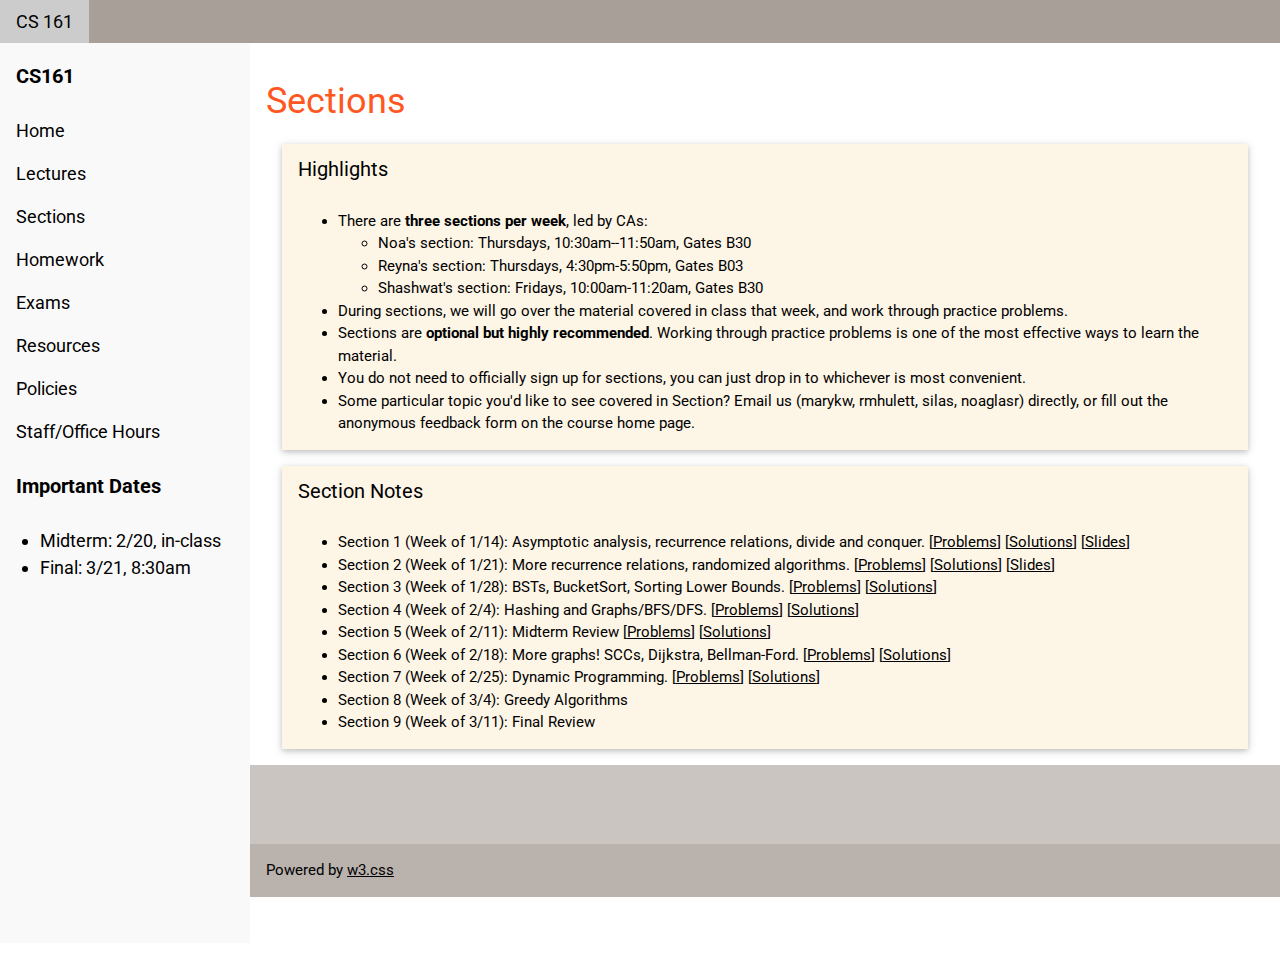
<file: web.stanford.edu/class/cs161/section.html>
<!DOCTYPE html>
<html>
<title>CS 161</title>
<meta charset="UTF-8">
<meta name="viewport" content="width=device-width, initial-scale=1">
<link rel="stylesheet" href="https://www.w3schools.com/w3css/4/w3.css">
<link rel="stylesheet" href="w3-theme-brownish.css">
<link rel="stylesheet" href="https://fonts.googleapis.com/css?family=Roboto">
<link rel="stylesheet" href="https://cdnjs.cloudflare.com/ajax/libs/font-awesome/4.7.0/css/font-awesome.min.css">
<link rel="stylesheet" href="https://www.w3schools.com/lib/w3-colors-flat.css">
<style>
html,body,h1,h2,h3,h4,h5,h6 {font-family: "Roboto", sans-serif}
</style>
<body>

<!-- Navbar -->
<div class="w3-top">
    <div class="w3-bar w3-theme w3-top w3-left-align w3-large">
    <a class="w3-bar-item w3-button w3-right w3-hide-large w3-hover-white w3-large w3-theme-l1" href="javascript:void(0)" onclick="w3_open()"><i class="fa fa-bars"></i></a>
    <a href="index.html" class="w3-bar-item w3-button w3-theme-l1">CS 161</a>
<!--     <a href="https://gradescope.com/courses/10791" class="w3-bar-item w3-button w3-hide-small w3-hover-white">Gradescope</a>
      <a href="http://piazza.com/stanford/fall2017/cs161" class="w3-bar-item
      w3-button w3-hide-small w3-hover-white">Piazza</a>
      <a href="resources.html#homework" class="w3-bar-item w3-button
      w3-hide-small w3-hover-white">Homework Resources</a> -->
  </div>
</div>

<nav class="w3-sidebar w3-bar-block w3-collapse w3-large w3-theme-l5" style="z-index:3;width:250px;margin-top:43px;" id="mySidebar">
  <a href="javascript:void(0)" onclick="w3_close()" class="w3-right w3-xlarge w3-padding-large w3-hover-black w3-hide-large" title="Close Menu">
    <i class="fa fa-remove"></i>
  </a>
  <h4 class="w3-bar-item"><b>CS161</b></h4>
    <a class="w3-bar-item w3-button w3-hover-black" href="index.html">Home</a>
  <a class="w3-bar-item w3-button w3-hover-black" href="schedule.html">Lectures</a>
  <a class="w3-bar-item w3-button w3-hover-black" href="section.html">Sections</a>
  <a class="w3-bar-item w3-button w3-hover-black" href="homework.html">Homework</a>
  <a class="w3-bar-item w3-button w3-hover-black" href="exams.html">Exams</a>
  <a class="w3-bar-item w3-button w3-hover-black" href="resources.html">Resources</a>
  <a class="w3-bar-item w3-button w3-hover-black" href="policies.html">Policies</a>
  <a class="w3-bar-item w3-button w3-hover-black" href="staff.html">Staff/Office Hours</a>
  <h4 class="w3-bar-item"><b>Important Dates</b></h4>
  <ul>
  <li> Midterm: 2/20, in-class</li>
  <li> Final: 3/21, 8:30am</li>
  </ul>
</nav>


<!-- Overlay effect when opening sidebar on small screens -->
<div class="w3-overlay w3-hide-large" onclick="w3_close()" style="cursor:pointer" title="close side menu" id="myOverlay"></div>

<!-- Main content: shift it to the right by 250 pixels when the sidebar is visible -->
<div class="w3-main" style="margin-left:250px">

  <div class="w3-row w3-padding-64">
    <div class="w3-container">
      <h1 class="w3-text-deep-orange">Sections</h1>
      
	<div class="w3-card w3-sand w3-margin">
    	<div class="w3-container w3-flat-orange">
        <h4>Highlights</h4>
        </div>
        <div class="w3-container">
        <ul>
        <li> There are <b>three sections per week</b>, led by CAs:
	<ul>
		<li> Noa's section: Thursdays, 10:30am--11:50am, Gates B30
		<li> Reyna's section: Thursdays, 4:30pm-5:50pm, Gates B03
		<li> Shashwat's section: Fridays, 10:00am-11:20am, Gates B30
	</ul>
	<li>During sections, we will go over the material covered in class that week, and work through practice problems.
	<li>Sections are <b>optional but highly recommended</b>.  Working through practice problems is one of the most effective ways to learn the material.</li>
	<li> You do not need to officially sign up for sections, you can just drop in to whichever is most convenient.
	<li> Some particular topic you'd like to see covered in Section?  Email us (marykw, rmhulett, silas, noaglasr) directly, or fill out the anonymous feedback form on the course home page.
        </ul>
      </div>
	</div>
	
  <div class="w3-card w3-sand w3-margin">
    	<div class="w3-container w3-flat-pomegranate">
        <h4>Section Notes</h4>
        </div>
        <div class="w3-container">
        <ul>
          <li>Section 1 (Week of 1/14): Asymptotic analysis, recurrence relations, divide and
          conquer.  [<a href=Sections/section1.pdf>Problems</a>] [<a href=Sections/section1_solution.pdf>Solutions</a>] [<a href=Sections/section1_slides.pdf>Slides</a>] </li>
          <li>Section 2 (Week of 1/21): More recurrence relations, randomized algorithms.  [<a href=Sections/section2.pdf>Problems</a>] [<a href=Sections/section2_solution.pdf>Solutions</a>] [<a href=Sections/section2_slides.pdf>Slides</a>] </li>
          <li>Section 3 (Week of 1/28): BSTs, BucketSort, Sorting Lower Bounds.  [<a href=Sections/section3.pdf>Problems</a>] [<a href=Sections/section3_solution.pdf>Solutions</a>]</li>
          <li>Section 4 (Week of 2/4): Hashing and Graphs/BFS/DFS.  [<a href=Sections/section4.pdf>Problems</a>] [<a href=Sections/section4_solution.pdf>Solutions</a>]</li>
          <li>Section 5 (Week of 2/11): Midterm Review [<a href=Sections/section5.pdf>Problems</a>] [<a href=Sections/section5_solution.pdf>Solutions</a>]</li>
          <li>Section 6 (Week of 2/18): More graphs!  SCCs, Dijkstra, Bellman-Ford.  [<a href=Sections/section6.pdf>Problems</a>] [<a href=Sections/section6_solution.pdf>Solutions</a>]</li>
          <li>Section 7 (Week of 2/25): Dynamic Programming.  [<a href=Sections/section7.pdf>Problems</a>] [<a href=Sections/section7_solution.pdf>Solutions</a>]</li>
          <li>Section 8 (Week of 3/4): Greedy Algorithms</li>
          <li>Section 9 (Week of 3/11): Final Review</li>
        </ul>
      </div>
	</div>
</div>
  <footer id="myFooter">
    <div class="w3-container w3-theme-l2 w3-padding-32">
      <p> </p>
    </div>

    <div class="w3-container w3-theme-l1">
      <p>Powered by <a href="https://www.w3schools.com/w3css/default.asp" target="_blank">w3.css</a></p>
    </div>
  </footer>

<!-- END MAIN -->
</div>

<script>
// Get the Sidebar
var mySidebar = document.getElementById("mySidebar");

// Get the DIV with overlay effect
var overlayBg = document.getElementById("myOverlay");

// Toggle between showing and hiding the sidebar, and add overlay effect
function w3_open() {
    if (mySidebar.style.display === 'block') {
        mySidebar.style.display = 'none';
        overlayBg.style.display = "none";
    } else {
        mySidebar.style.display = 'block';
        overlayBg.style.display = "block";
    }
}

// Close the sidebar with the close button
function w3_close() {
    mySidebar.style.display = "none";
    overlayBg.style.display = "none";
}
</script>

</body>
</html>
</file>
<file: web.stanford.edu/class/cs161/w3-theme-brownish.css>
.w3-theme-l5 {color:#000 !important; background-color:#faf9f9 !important}
.w3-theme-l4 {color:#000 !important; background-color:#eeeceb !important}
.w3-theme-l3 {color:#000 !important; background-color:#dcd9d6 !important}
.w3-theme-l2 {color:#000 !important; background-color:#cbc5c2 !important}
.w3-theme-l1 {color:#000 !important; background-color:#bab2ad !important}
.w3-theme-d1 {color:#fff !important; background-color:#998f88 !important}
.w3-theme-d2 {color:#fff !important; background-color:#8b7e76 !important}
.w3-theme-d3 {color:#fff !important; background-color:#796f67 !important}
.w3-theme-d4 {color:#fff !important; background-color:#685f59 !important}
.w3-theme-d5 {color:#fff !important; background-color:#574f4a !important}

.w3-theme-light {color:#000 !important; background-color:#faf9f9 !important}
.w3-theme-dark {color:#fff !important; background-color:#574f4a !important}
.w3-theme-action {color:#fff !important; background-color:#574f4a !important}

.w3-theme {color:#fff !important; background-color:#a89f99 !important}
.w3-text-theme {color:#a89f99 !important}
.w3-border-theme {border-color:#a89f99 !important}

.w3-hover-theme:hover {color:#fff !important; background-color:#a89f99 !important}
.w3-hover-text-theme {color:#a89f99 !important}
.w3-hover-border-theme:hover {border-color:#a89f99 !important}
</file>
